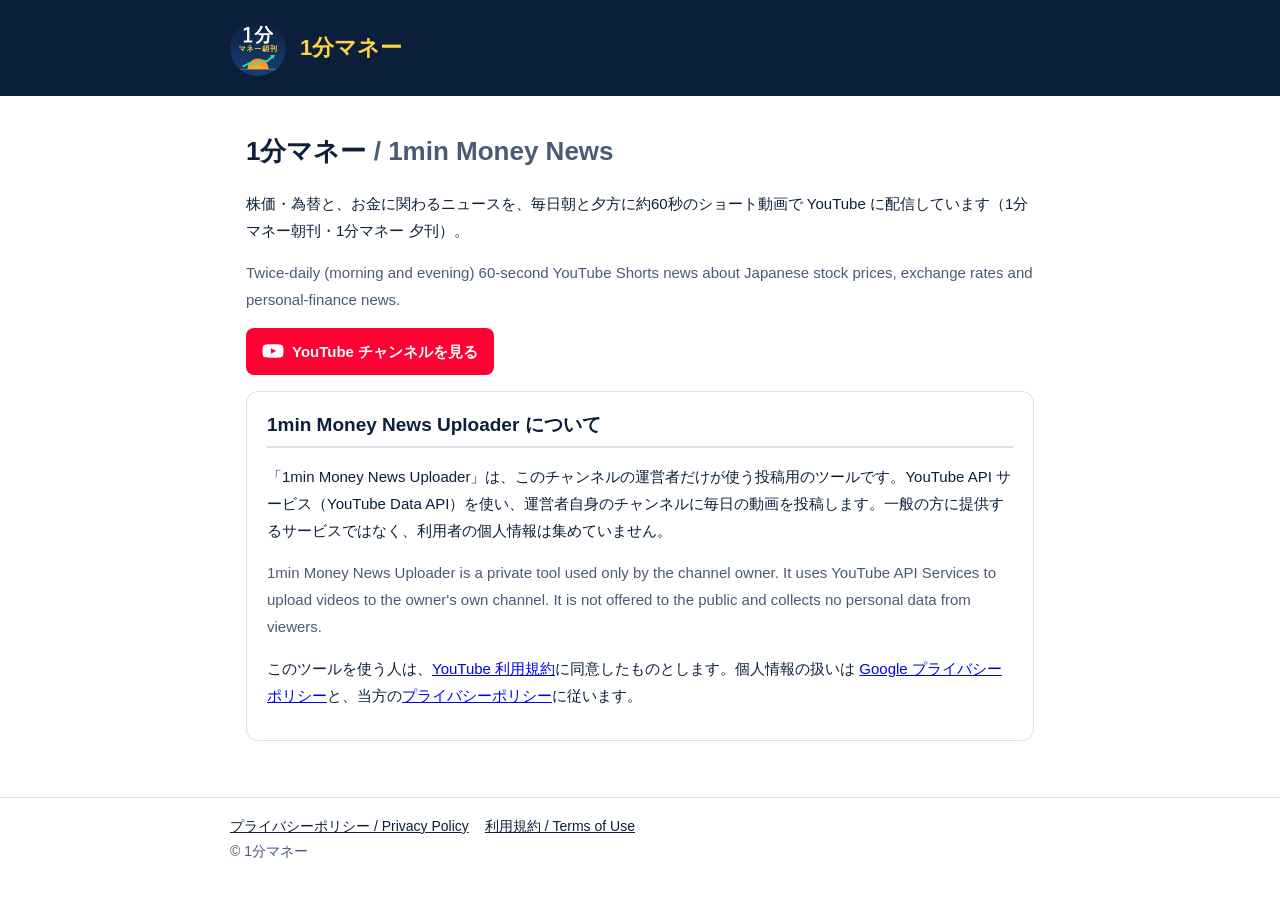
<file: index.html>
<!doctype html>
<html lang="ja"><head><meta charset="utf-8"><meta name="viewport" content="width=device-width,initial-scale=1">
<title>1分マネー</title><link rel="stylesheet" href="style.css"></head>
<body>
<header><div class="in brand"><img src="icon.png" alt=""><a href="index.html"><b>1分マネー</b></a></div></header>
<main>
<h1>1分マネー <span class="en">/ 1min Money News</span></h1>
<p>株価・為替と、お金に関わるニュースを、毎日朝と夕方に約60秒のショート動画で YouTube に配信しています（1分マネー朝刊・1分マネー 夕刊）。</p>
<p class="en">Twice-daily (morning and evening) 60-second YouTube Shorts news about Japanese stock prices, exchange rates and personal-finance news.</p>
<p><a class="yt" href="https://www.youtube.com/@1min-money-news"><svg viewBox="0 0 24 24" fill="#fff"><path d="M23 7.2a3 3 0 0 0-2.1-2.1C19 4.6 12 4.6 12 4.6s-7 0-8.9.5A3 3 0 0 0 1 7.2 31 31 0 0 0 .5 12 31 31 0 0 0 1 16.8a3 3 0 0 0 2.1 2.1c1.9.5 8.9.5 8.9.5s7 0 8.9-.5a3 3 0 0 0 2.1-2.1 31 31 0 0 0 .5-4.8 31 31 0 0 0-.5-4.8zM9.7 15.1V8.9l5.8 3.1z"/></svg>YouTube チャンネルを見る</a></p>

<div class="card">
<h2 style="margin-top:0">1min Money News Uploader について</h2>
<p>「1min Money News Uploader」は、このチャンネルの運営者だけが使う投稿用のツールです。YouTube API サービス（YouTube Data API）を使い、運営者自身のチャンネルに毎日の動画を投稿します。一般の方に提供するサービスではなく、利用者の個人情報は集めていません。</p>
<p class="en">1min Money News Uploader is a private tool used only by the channel owner. It uses YouTube API Services to upload videos to the owner's own channel. It is not offered to the public and collects no personal data from viewers.</p>
<p>このツールを使う人は、<a href="https://www.youtube.com/t/terms">YouTube 利用規約</a>に同意したものとします。個人情報の扱いは <a href="https://policies.google.com/privacy">Google プライバシー ポリシー</a>と、当方の<a href="privacy.html">プライバシーポリシー</a>に従います。</p>
</div>
</main>
<footer><div class="in"><a href="privacy.html">プライバシーポリシー / Privacy Policy</a><a href="terms.html">利用規約 / Terms of Use</a><br>© 1分マネー</div></footer>
</body></html>
</file>
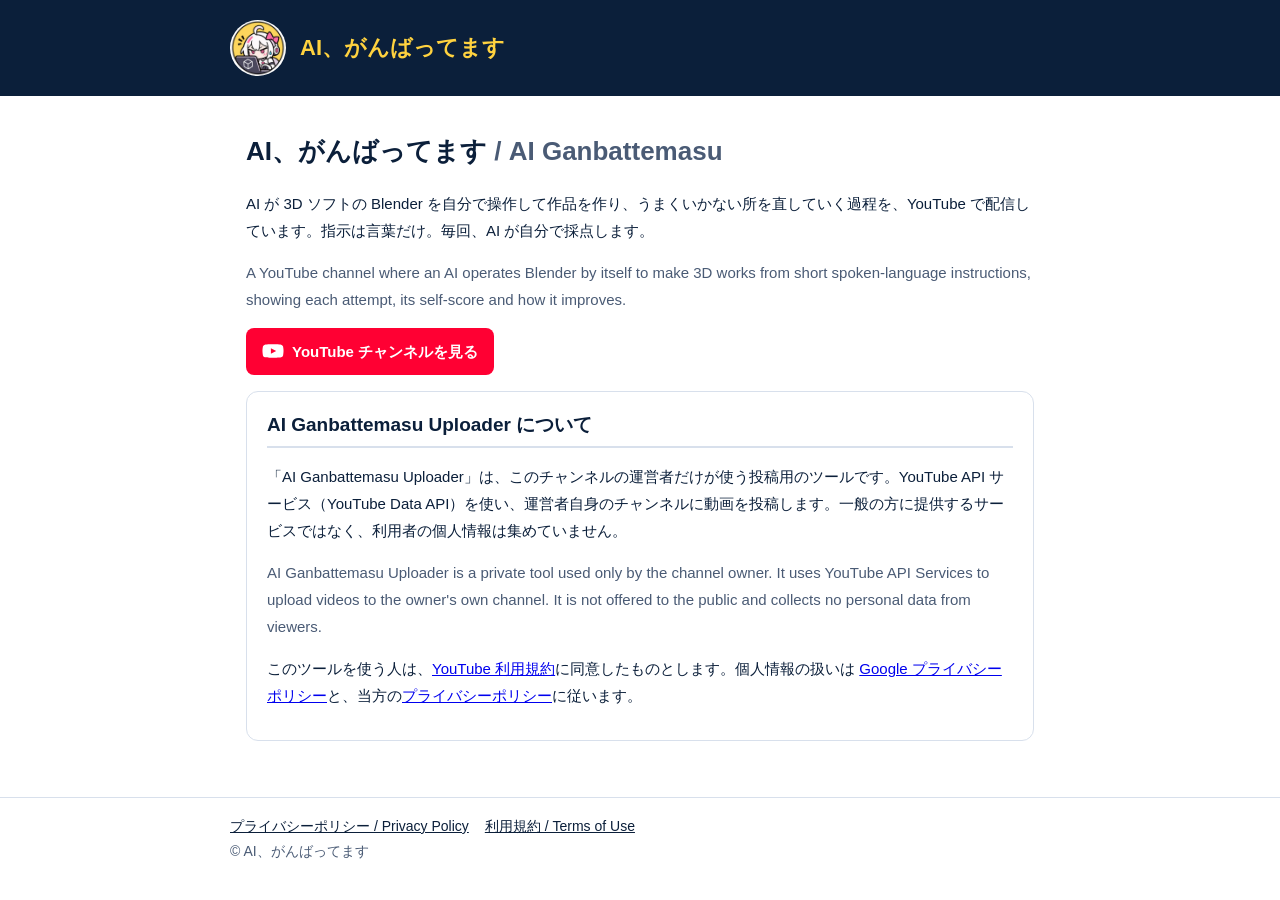
<file: ai-ganbattemasu/index.html>
<!doctype html>
<html lang="ja"><head><meta charset="utf-8"><meta name="viewport" content="width=device-width,initial-scale=1">
<title>AI、がんばってます</title><link rel="stylesheet" href="style.css"></head>
<body>
<header><div class="in brand"><img src="icon.png" alt=""><a href="index.html"><b>AI、がんばってます</b></a></div></header>
<main>
<h1>AI、がんばってます <span class="en">/ AI Ganbattemasu</span></h1>
<p>AI が 3D ソフトの Blender を自分で操作して作品を作り、うまくいかない所を直していく過程を、YouTube で配信しています。指示は言葉だけ。毎回、AI が自分で採点します。</p>
<p class="en">A YouTube channel where an AI operates Blender by itself to make 3D works from short spoken-language instructions, showing each attempt, its self-score and how it improves.</p>
<p><a class="yt" href="https://www.youtube.com/@ai_ganbattemasu"><svg viewBox="0 0 24 24" fill="#fff"><path d="M23 7.2a3 3 0 0 0-2.1-2.1C19 4.6 12 4.6 12 4.6s-7 0-8.9.5A3 3 0 0 0 1 7.2 31 31 0 0 0 .5 12 31 31 0 0 0 1 16.8a3 3 0 0 0 2.1 2.1c1.9.5 8.9.5 8.9.5s7 0 8.9-.5a3 3 0 0 0 2.1-2.1 31 31 0 0 0 .5-4.8 31 31 0 0 0-.5-4.8zM9.7 15.1V8.9l5.8 3.1z"/></svg>YouTube チャンネルを見る</a></p>

<div class="card">
<h2 style="margin-top:0">AI Ganbattemasu Uploader について</h2>
<p>「AI Ganbattemasu Uploader」は、このチャンネルの運営者だけが使う投稿用のツールです。YouTube API サービス（YouTube Data API）を使い、運営者自身のチャンネルに動画を投稿します。一般の方に提供するサービスではなく、利用者の個人情報は集めていません。</p>
<p class="en">AI Ganbattemasu Uploader is a private tool used only by the channel owner. It uses YouTube API Services to upload videos to the owner's own channel. It is not offered to the public and collects no personal data from viewers.</p>
<p>このツールを使う人は、<a href="https://www.youtube.com/t/terms">YouTube 利用規約</a>に同意したものとします。個人情報の扱いは <a href="https://policies.google.com/privacy">Google プライバシー ポリシー</a>と、当方の<a href="privacy.html">プライバシーポリシー</a>に従います。</p>
</div>
</main>
<footer><div class="in"><a href="privacy.html">プライバシーポリシー / Privacy Policy</a><a href="terms.html">利用規約 / Terms of Use</a><br>© AI、がんばってます</div></footer>
</body></html>
</file>
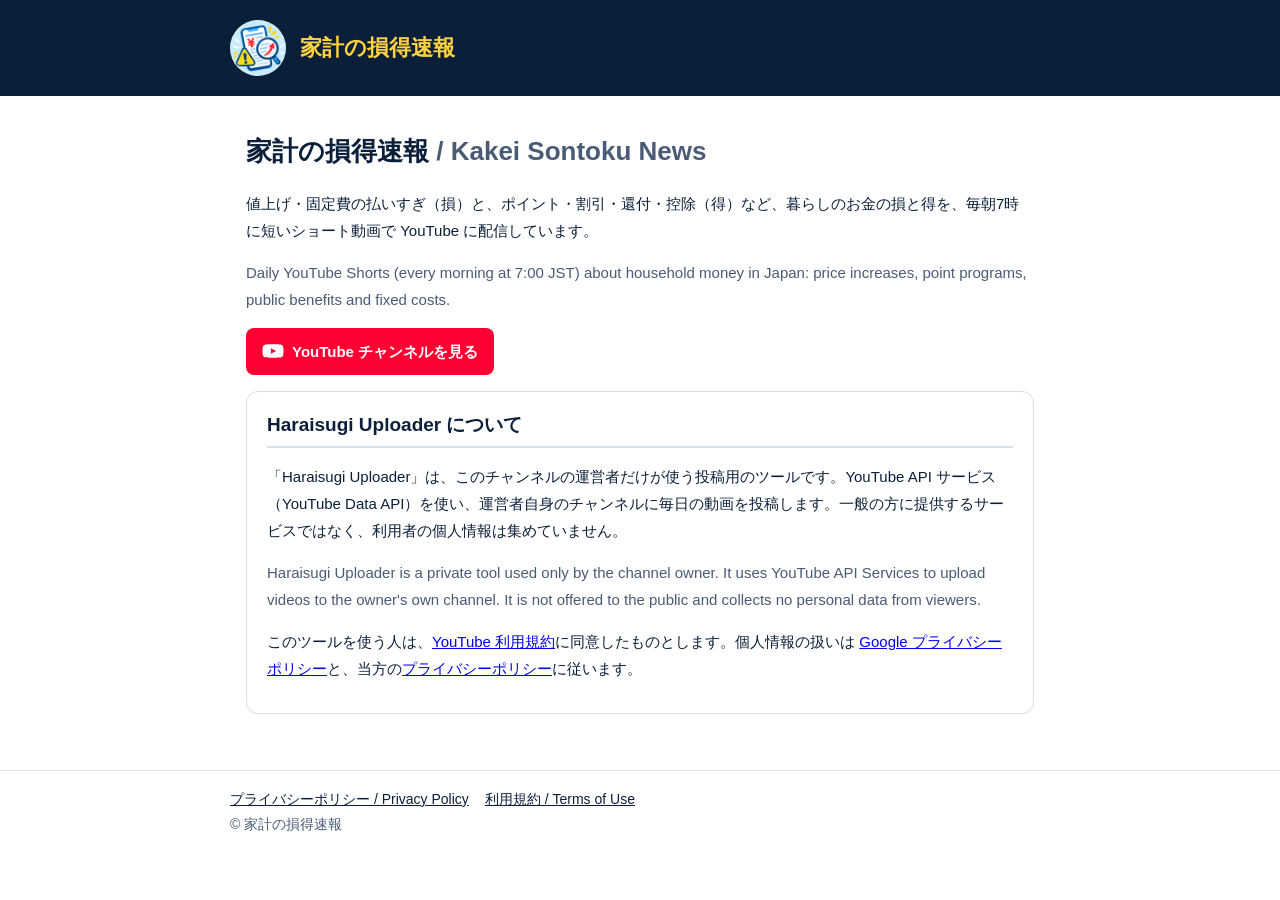
<file: haraisugi/index.html>
<!doctype html>
<html lang="ja"><head><meta charset="utf-8"><meta name="viewport" content="width=device-width,initial-scale=1">
<title>家計の損得速報</title><link rel="stylesheet" href="style.css"></head>
<body>
<header><div class="in brand"><img src="icon.png" alt=""><a href="index.html"><b>家計の損得速報</b></a></div></header>
<main>
<h1>家計の損得速報 <span class="en">/ Kakei Sontoku News</span></h1>
<p>値上げ・固定費の払いすぎ（損）と、ポイント・割引・還付・控除（得）など、暮らしのお金の損と得を、毎朝7時に短いショート動画で YouTube に配信しています。</p>
<p class="en">Daily YouTube Shorts (every morning at 7:00 JST) about household money in Japan: price increases, point programs, public benefits and fixed costs.</p>
<p><a class="yt" href="https://www.youtube.com/@kakei-sontoku"><svg viewBox="0 0 24 24" fill="#fff"><path d="M23 7.2a3 3 0 0 0-2.1-2.1C19 4.6 12 4.6 12 4.6s-7 0-8.9.5A3 3 0 0 0 1 7.2 31 31 0 0 0 .5 12 31 31 0 0 0 1 16.8a3 3 0 0 0 2.1 2.1c1.9.5 8.9.5 8.9.5s7 0 8.9-.5a3 3 0 0 0 2.1-2.1 31 31 0 0 0 .5-4.8 31 31 0 0 0-.5-4.8zM9.7 15.1V8.9l5.8 3.1z"/></svg>YouTube チャンネルを見る</a></p>

<div class="card">
<h2 style="margin-top:0">Haraisugi Uploader について</h2>
<p>「Haraisugi Uploader」は、このチャンネルの運営者だけが使う投稿用のツールです。YouTube API サービス（YouTube Data API）を使い、運営者自身のチャンネルに毎日の動画を投稿します。一般の方に提供するサービスではなく、利用者の個人情報は集めていません。</p>
<p class="en">Haraisugi Uploader is a private tool used only by the channel owner. It uses YouTube API Services to upload videos to the owner's own channel. It is not offered to the public and collects no personal data from viewers.</p>
<p>このツールを使う人は、<a href="https://www.youtube.com/t/terms">YouTube 利用規約</a>に同意したものとします。個人情報の扱いは <a href="https://policies.google.com/privacy">Google プライバシー ポリシー</a>と、当方の<a href="privacy.html">プライバシーポリシー</a>に従います。</p>
</div>
</main>
<footer><div class="in"><a href="privacy.html">プライバシーポリシー / Privacy Policy</a><a href="terms.html">利用規約 / Terms of Use</a><br>© 家計の損得速報</div></footer>
</body></html>
</file>
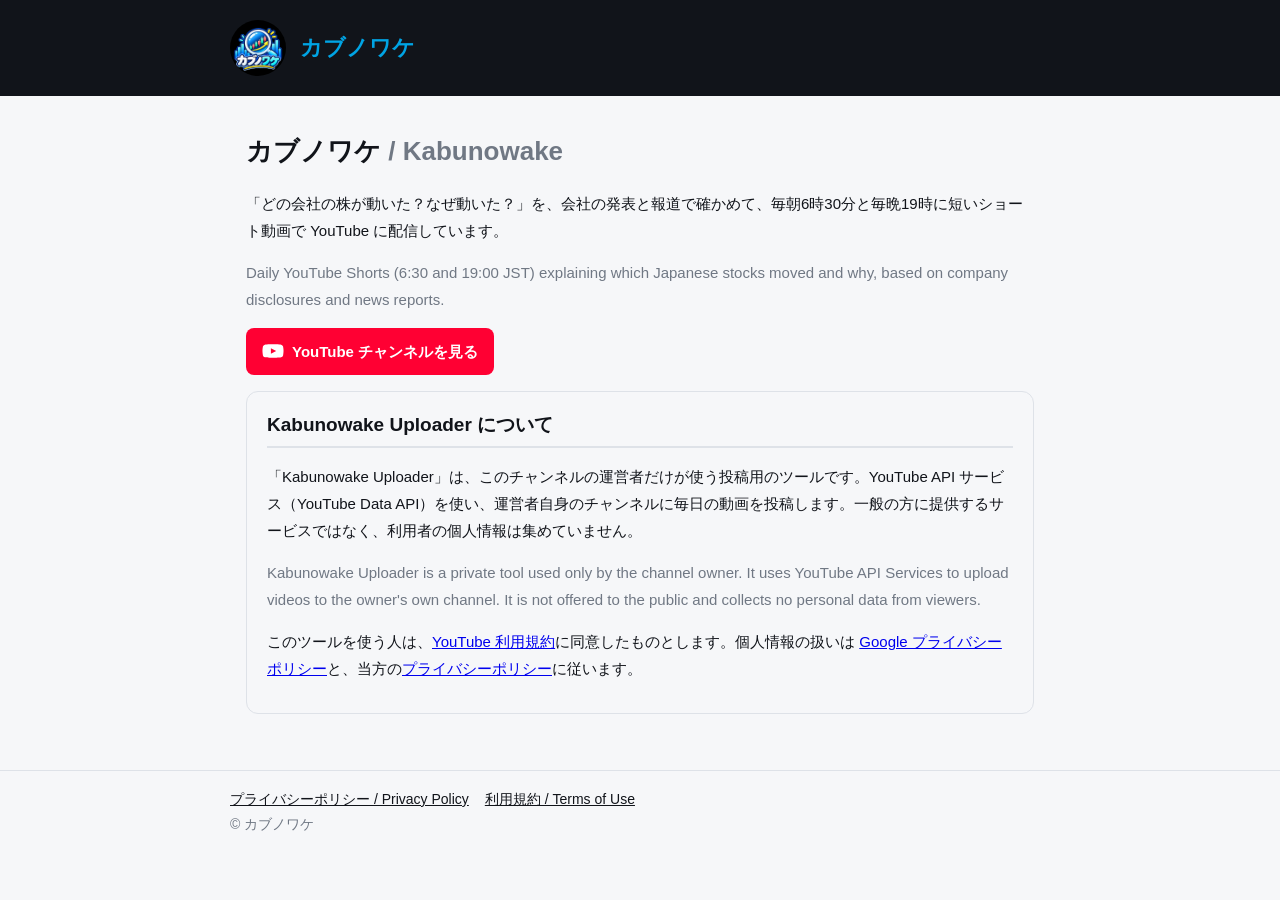
<file: kabunowake/index.html>
<!doctype html>
<html lang="ja"><head><meta charset="utf-8"><meta name="viewport" content="width=device-width,initial-scale=1">
<title>カブノワケ</title><link rel="stylesheet" href="style.css"></head>
<body>
<header><div class="in brand"><img src="icon.png" alt=""><a href="index.html"><b>カブノワケ</b></a></div></header>
<main>
<h1>カブノワケ <span class="en">/ Kabunowake</span></h1>
<p>「どの会社の株が動いた？なぜ動いた？」を、会社の発表と報道で確かめて、毎朝6時30分と毎晩19時に短いショート動画で YouTube に配信しています。</p>
<p class="en">Daily YouTube Shorts (6:30 and 19:00 JST) explaining which Japanese stocks moved and why, based on company disclosures and news reports.</p>
<p><a class="yt" href="https://www.youtube.com/@kabunowake"><svg viewBox="0 0 24 24" fill="#fff"><path d="M23 7.2a3 3 0 0 0-2.1-2.1C19 4.6 12 4.6 12 4.6s-7 0-8.9.5A3 3 0 0 0 1 7.2 31 31 0 0 0 .5 12 31 31 0 0 0 1 16.8a3 3 0 0 0 2.1 2.1c1.9.5 8.9.5 8.9.5s7 0 8.9-.5a3 3 0 0 0 2.1-2.1 31 31 0 0 0 .5-4.8 31 31 0 0 0-.5-4.8zM9.7 15.1V8.9l5.8 3.1z"/></svg>YouTube チャンネルを見る</a></p>

<div class="card">
<h2 style="margin-top:0">Kabunowake Uploader について</h2>
<p>「Kabunowake Uploader」は、このチャンネルの運営者だけが使う投稿用のツールです。YouTube API サービス（YouTube Data API）を使い、運営者自身のチャンネルに毎日の動画を投稿します。一般の方に提供するサービスではなく、利用者の個人情報は集めていません。</p>
<p class="en">Kabunowake Uploader is a private tool used only by the channel owner. It uses YouTube API Services to upload videos to the owner's own channel. It is not offered to the public and collects no personal data from viewers.</p>
<p>このツールを使う人は、<a href="https://www.youtube.com/t/terms">YouTube 利用規約</a>に同意したものとします。個人情報の扱いは <a href="https://policies.google.com/privacy">Google プライバシー ポリシー</a>と、当方の<a href="privacy.html">プライバシーポリシー</a>に従います。</p>
</div>
</main>
<footer><div class="in"><a href="privacy.html">プライバシーポリシー / Privacy Policy</a><a href="terms.html">利用規約 / Terms of Use</a><br>© カブノワケ</div></footer>
</body></html>
</file>
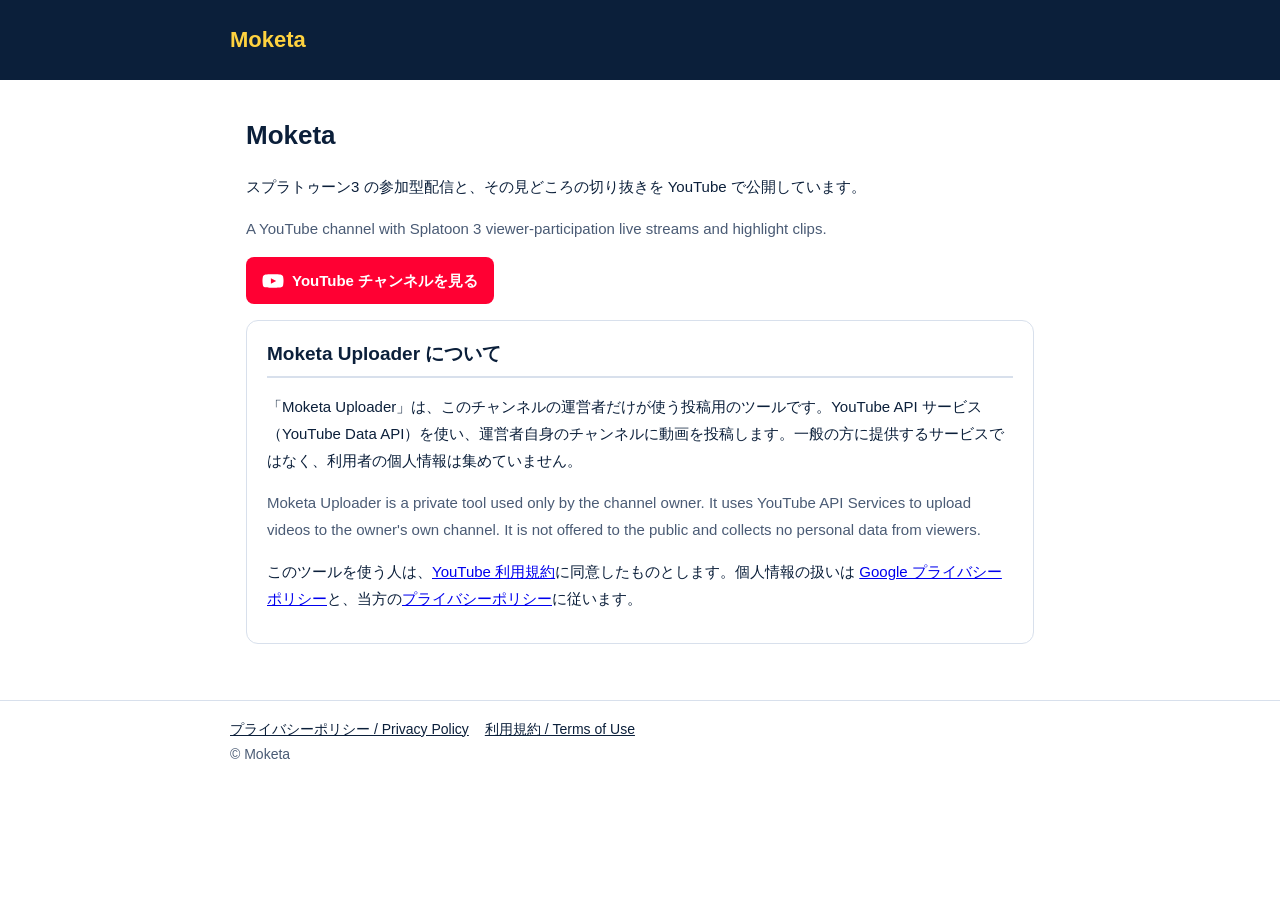
<file: moketa/index.html>
<!doctype html>
<html lang="ja"><head><meta charset="utf-8"><meta name="viewport" content="width=device-width,initial-scale=1">
<title>Moketa</title><link rel="stylesheet" href="style.css"></head>
<body>
<header><div class="in brand"><a href="index.html"><b>Moketa</b></a></div></header>
<main>
<h1>Moketa</h1>
<p>スプラトゥーン3 の参加型配信と、その見どころの切り抜きを YouTube で公開しています。</p>
<p class="en">A YouTube channel with Splatoon 3 viewer-participation live streams and highlight clips.</p>
<p><a class="yt" href="https://www.youtube.com/@Moketa"><svg viewBox="0 0 24 24" fill="#fff"><path d="M23 7.2a3 3 0 0 0-2.1-2.1C19 4.6 12 4.6 12 4.6s-7 0-8.9.5A3 3 0 0 0 1 7.2 31 31 0 0 0 .5 12 31 31 0 0 0 1 16.8a3 3 0 0 0 2.1 2.1c1.9.5 8.9.5 8.9.5s7 0 8.9-.5a3 3 0 0 0 2.1-2.1 31 31 0 0 0 .5-4.8 31 31 0 0 0-.5-4.8zM9.7 15.1V8.9l5.8 3.1z"/></svg>YouTube チャンネルを見る</a></p>

<div class="card">
<h2 style="margin-top:0">Moketa Uploader について</h2>
<p>「Moketa Uploader」は、このチャンネルの運営者だけが使う投稿用のツールです。YouTube API サービス（YouTube Data API）を使い、運営者自身のチャンネルに動画を投稿します。一般の方に提供するサービスではなく、利用者の個人情報は集めていません。</p>
<p class="en">Moketa Uploader is a private tool used only by the channel owner. It uses YouTube API Services to upload videos to the owner's own channel. It is not offered to the public and collects no personal data from viewers.</p>
<p>このツールを使う人は、<a href="https://www.youtube.com/t/terms">YouTube 利用規約</a>に同意したものとします。個人情報の扱いは <a href="https://policies.google.com/privacy">Google プライバシー ポリシー</a>と、当方の<a href="privacy.html">プライバシーポリシー</a>に従います。</p>
</div>
</main>
<footer><div class="in"><a href="privacy.html">プライバシーポリシー / Privacy Policy</a><a href="terms.html">利用規約 / Terms of Use</a><br>© Moketa</div></footer>
</body></html>
</file>
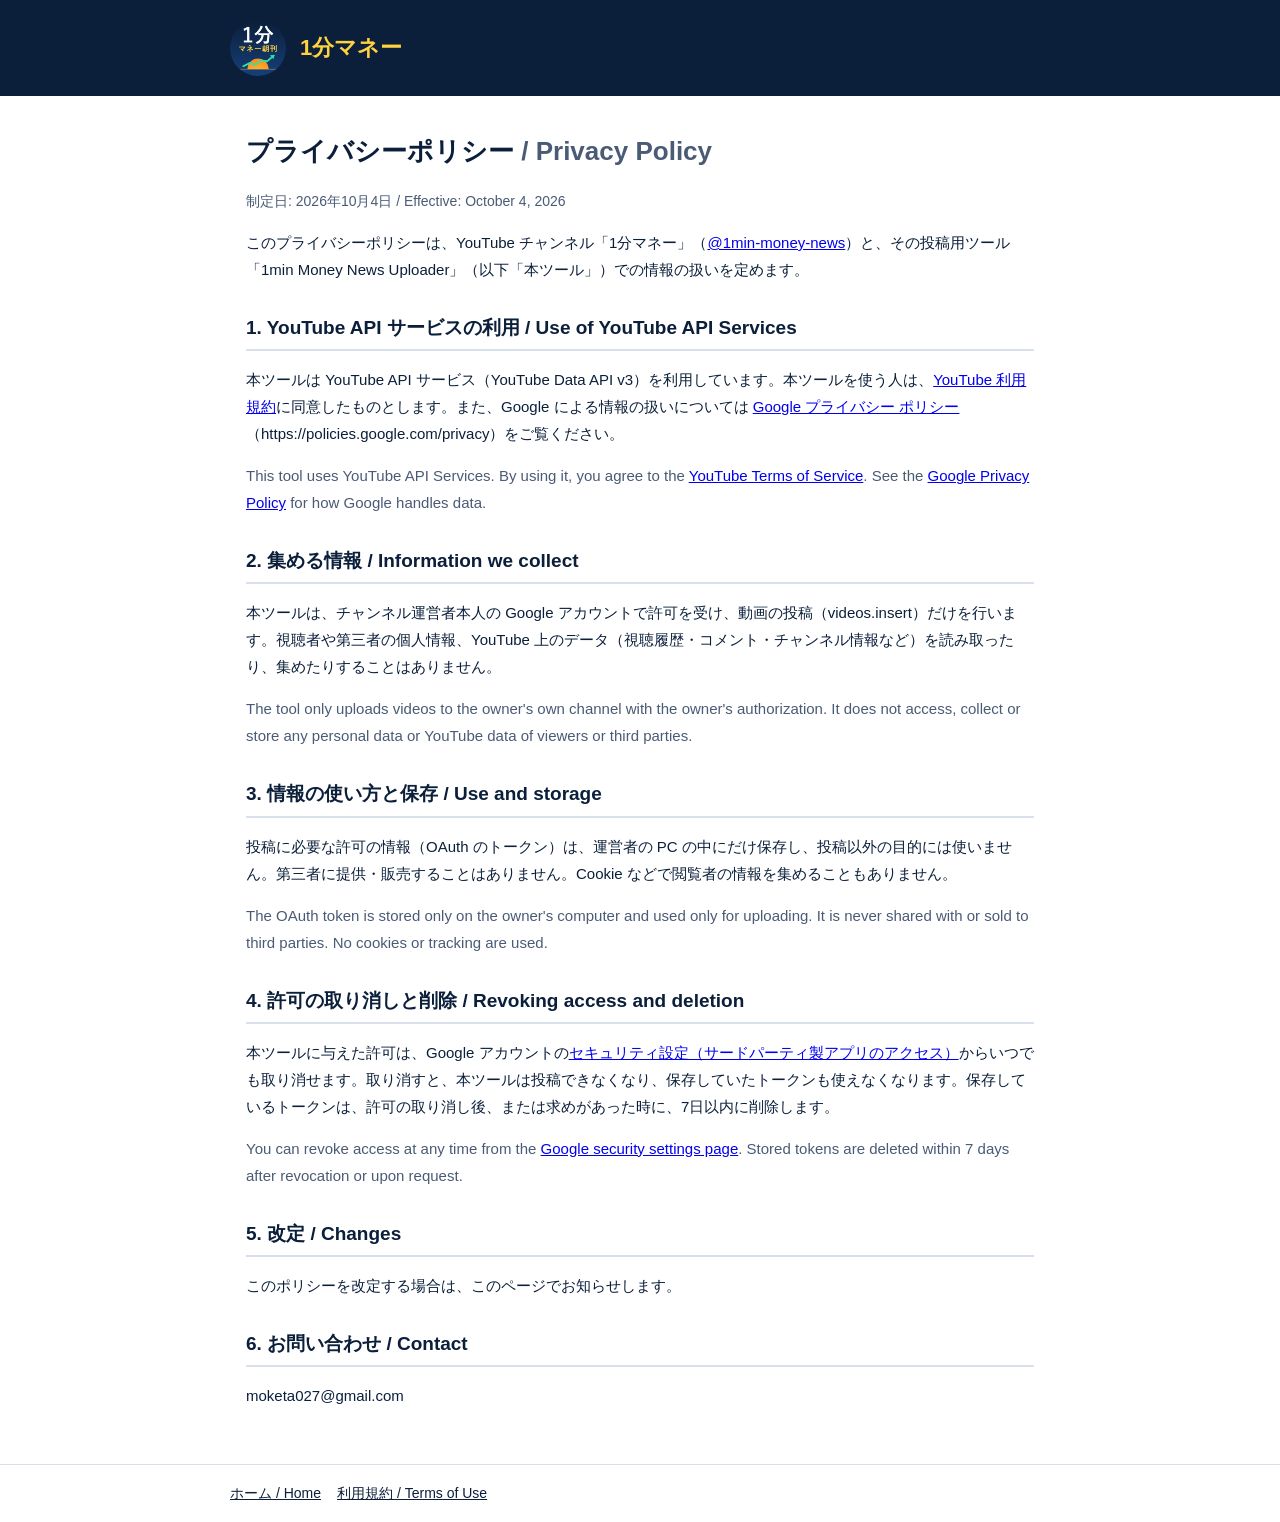
<file: privacy.html>
<!doctype html>
<html lang="ja"><head><meta charset="utf-8"><meta name="viewport" content="width=device-width,initial-scale=1">
<title>プライバシーポリシー</title><link rel="stylesheet" href="style.css"></head>
<body>
<header><div class="in brand"><img src="icon.png" alt=""><a href="index.html"><b>1分マネー</b></a></div></header>
<main>
<h1>プライバシーポリシー <span class="en">/ Privacy Policy</span></h1>
<p class="date">制定日: 2026年10月4日 / Effective: October 4, 2026</p>
<p>このプライバシーポリシーは、YouTube チャンネル「1分マネー」（<a href="https://www.youtube.com/@1min-money-news">@1min-money-news</a>）と、その投稿用ツール「1min Money News Uploader」（以下「本ツール」）での情報の扱いを定めます。</p>

<h2>1. YouTube API サービスの利用 / Use of YouTube API Services</h2>
<p>本ツールは YouTube API サービス（YouTube Data API v3）を利用しています。本ツールを使う人は、<a href="https://www.youtube.com/t/terms">YouTube 利用規約</a>に同意したものとします。また、Google による情報の扱いについては <a href="https://policies.google.com/privacy">Google プライバシー ポリシー</a>（https://policies.google.com/privacy）をご覧ください。</p>
<p class="en">This tool uses YouTube API Services. By using it, you agree to the <a href="https://www.youtube.com/t/terms">YouTube Terms of Service</a>. See the <a href="https://policies.google.com/privacy">Google Privacy Policy</a> for how Google handles data.</p>

<h2>2. 集める情報 / Information we collect</h2>
<p>本ツールは、チャンネル運営者本人の Google アカウントで許可を受け、動画の投稿（videos.insert）だけを行います。視聴者や第三者の個人情報、YouTube 上のデータ（視聴履歴・コメント・チャンネル情報など）を読み取ったり、集めたりすることはありません。</p>
<p class="en">The tool only uploads videos to the owner's own channel with the owner's authorization. It does not access, collect or store any personal data or YouTube data of viewers or third parties.</p>

<h2>3. 情報の使い方と保存 / Use and storage</h2>
<p>投稿に必要な許可の情報（OAuth のトークン）は、運営者の PC の中にだけ保存し、投稿以外の目的には使いません。第三者に提供・販売することはありません。Cookie などで閲覧者の情報を集めることもありません。</p>
<p class="en">The OAuth token is stored only on the owner's computer and used only for uploading. It is never shared with or sold to third parties. No cookies or tracking are used.</p>

<h2>4. 許可の取り消しと削除 / Revoking access and deletion</h2>
<p>本ツールに与えた許可は、Google アカウントの<a href="https://security.google.com/settings/security/permissions">セキュリティ設定（サードパーティ製アプリのアクセス）</a>からいつでも取り消せます。取り消すと、本ツールは投稿できなくなり、保存していたトークンも使えなくなります。保存しているトークンは、許可の取り消し後、または求めがあった時に、7日以内に削除します。</p>
<p class="en">You can revoke access at any time from the <a href="https://security.google.com/settings/security/permissions">Google security settings page</a>. Stored tokens are deleted within 7 days after revocation or upon request.</p>

<h2>5. 改定 / Changes</h2>
<p>このポリシーを改定する場合は、このページでお知らせします。</p>

<h2>6. お問い合わせ / Contact</h2>
<p>moketa027@gmail.com</p>
</main>
<footer><div class="in"><a href="index.html">ホーム / Home</a><a href="terms.html">利用規約 / Terms of Use</a></div></footer>
</body></html>
</file>
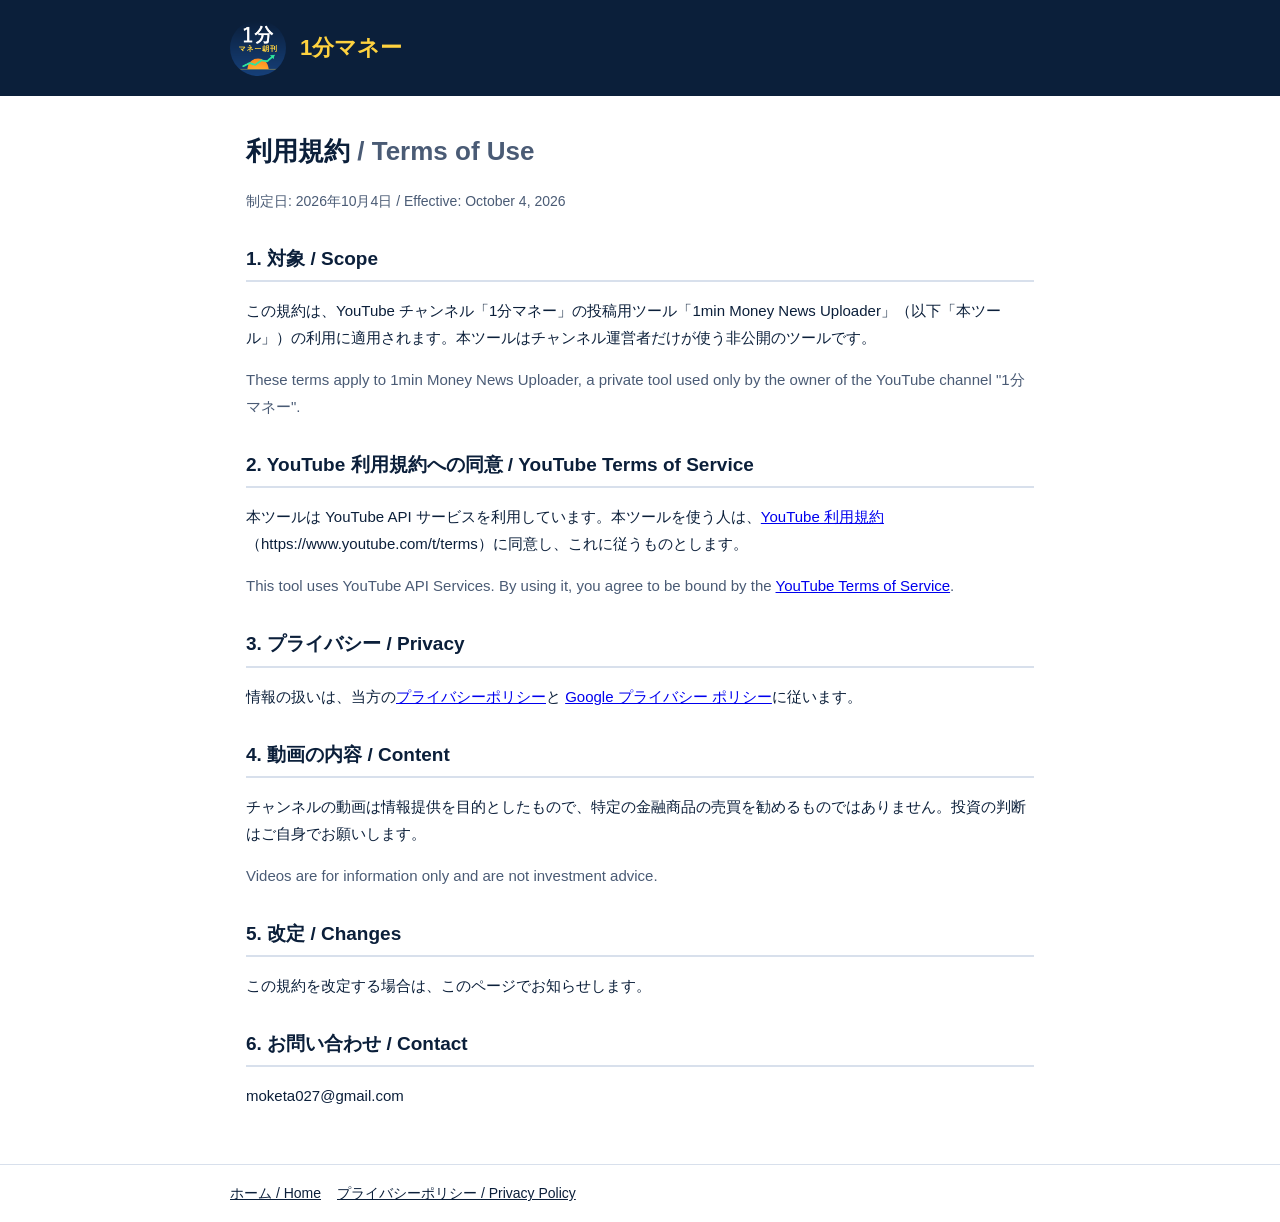
<file: terms.html>
<!doctype html>
<html lang="ja"><head><meta charset="utf-8"><meta name="viewport" content="width=device-width,initial-scale=1">
<title>利用規約</title><link rel="stylesheet" href="style.css"></head>
<body>
<header><div class="in brand"><img src="icon.png" alt=""><a href="index.html"><b>1分マネー</b></a></div></header>
<main>
<h1>利用規約 <span class="en">/ Terms of Use</span></h1>
<p class="date">制定日: 2026年10月4日 / Effective: October 4, 2026</p>

<h2>1. 対象 / Scope</h2>
<p>この規約は、YouTube チャンネル「1分マネー」の投稿用ツール「1min Money News Uploader」（以下「本ツール」）の利用に適用されます。本ツールはチャンネル運営者だけが使う非公開のツールです。</p>
<p class="en">These terms apply to 1min Money News Uploader, a private tool used only by the owner of the YouTube channel "1分マネー".</p>

<h2>2. YouTube 利用規約への同意 / YouTube Terms of Service</h2>
<p>本ツールは YouTube API サービスを利用しています。本ツールを使う人は、<a href="https://www.youtube.com/t/terms">YouTube 利用規約</a>（https://www.youtube.com/t/terms）に同意し、これに従うものとします。</p>
<p class="en">This tool uses YouTube API Services. By using it, you agree to be bound by the <a href="https://www.youtube.com/t/terms">YouTube Terms of Service</a>.</p>

<h2>3. プライバシー / Privacy</h2>
<p>情報の扱いは、当方の<a href="privacy.html">プライバシーポリシー</a>と <a href="https://policies.google.com/privacy">Google プライバシー ポリシー</a>に従います。</p>

<h2>4. 動画の内容 / Content</h2>
<p>チャンネルの動画は情報提供を目的としたもので、特定の金融商品の売買を勧めるものではありません。投資の判断はご自身でお願いします。</p>
<p class="en">Videos are for information only and are not investment advice.</p>

<h2>5. 改定 / Changes</h2>
<p>この規約を改定する場合は、このページでお知らせします。</p>

<h2>6. お問い合わせ / Contact</h2>
<p>moketa027@gmail.com</p>
</main>
<footer><div class="in"><a href="index.html">ホーム / Home</a><a href="privacy.html">プライバシーポリシー / Privacy Policy</a></div></footer>
</body></html>
</file>
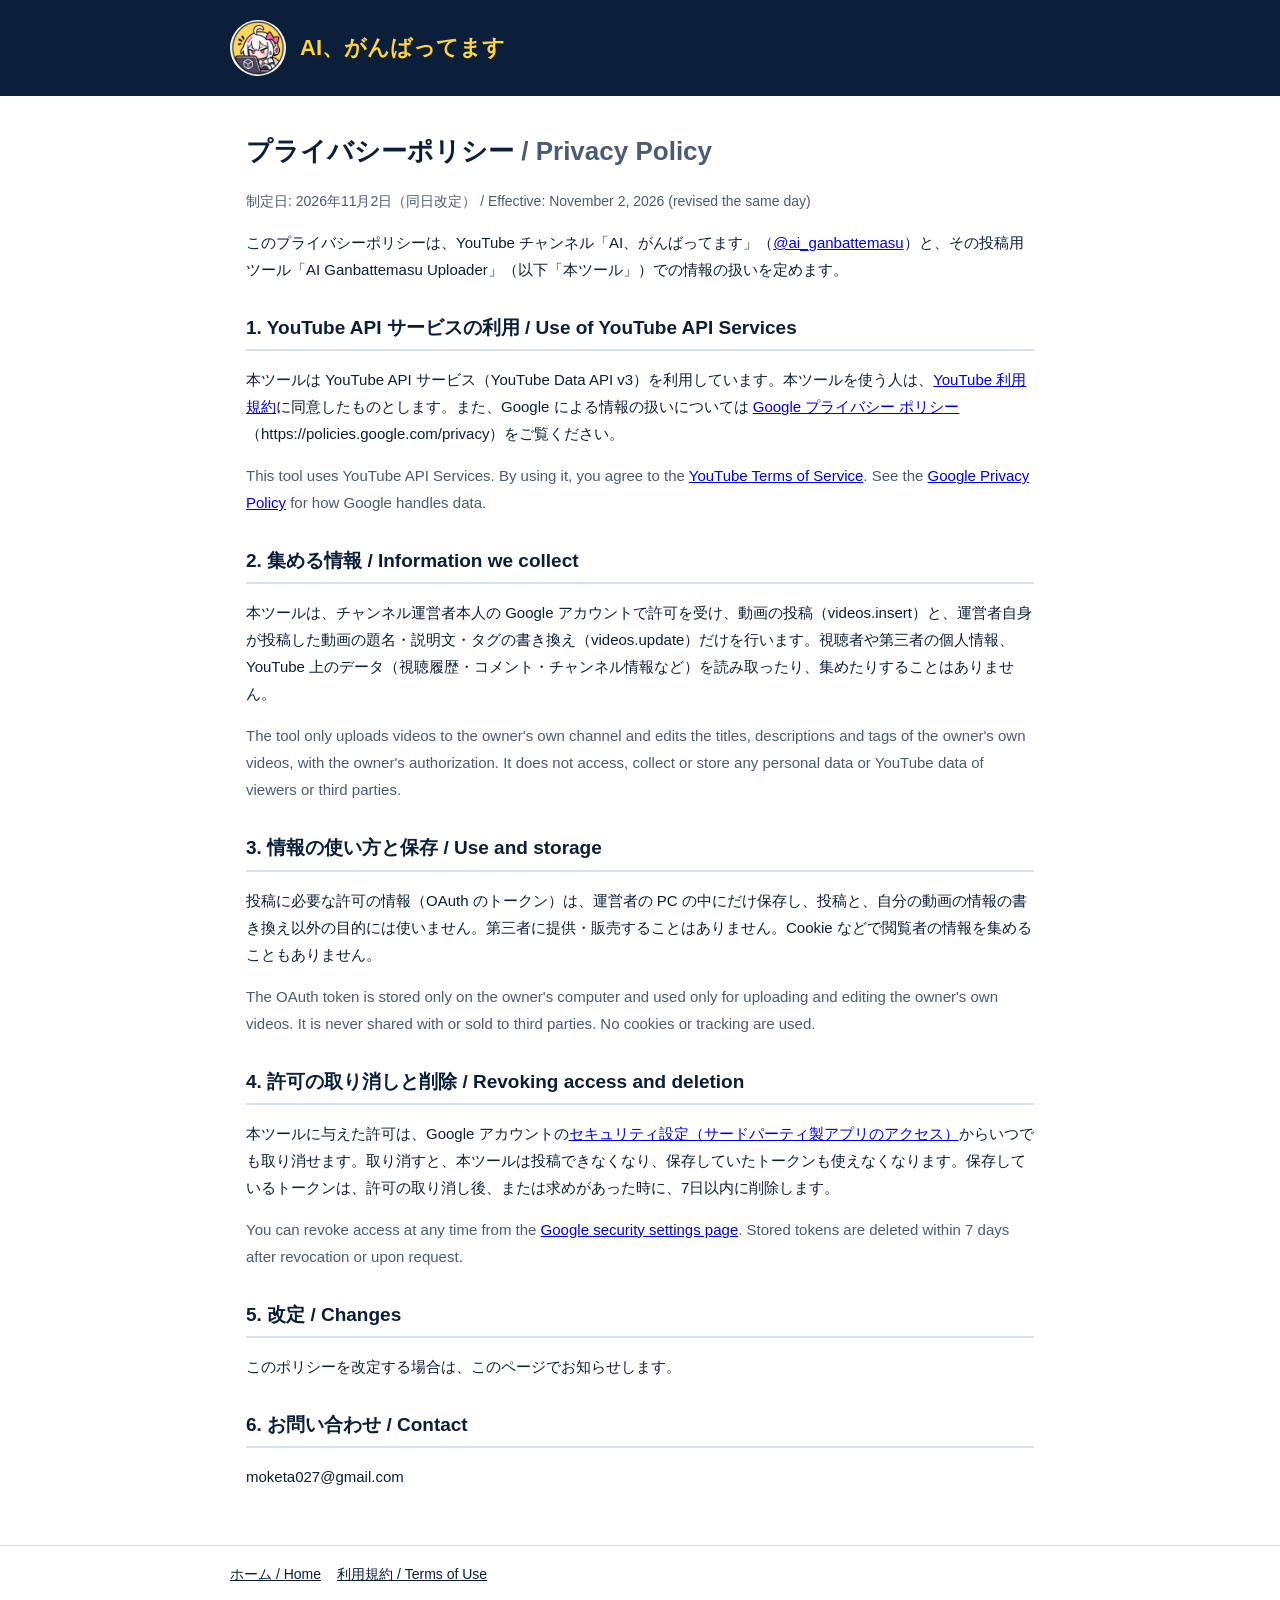
<file: ai-ganbattemasu/privacy.html>
<!doctype html>
<html lang="ja"><head><meta charset="utf-8"><meta name="viewport" content="width=device-width,initial-scale=1">
<title>プライバシーポリシー</title><link rel="stylesheet" href="style.css"></head>
<body>
<header><div class="in brand"><img src="icon.png" alt=""><a href="index.html"><b>AI、がんばってます</b></a></div></header>
<main>
<h1>プライバシーポリシー <span class="en">/ Privacy Policy</span></h1>
<p class="date">制定日: 2026年11月2日（同日改定） / Effective: November 2, 2026 (revised the same day)</p>
<p>このプライバシーポリシーは、YouTube チャンネル「AI、がんばってます」（<a href="https://www.youtube.com/@ai_ganbattemasu">@ai_ganbattemasu</a>）と、その投稿用ツール「AI Ganbattemasu Uploader」（以下「本ツール」）での情報の扱いを定めます。</p>

<h2>1. YouTube API サービスの利用 / Use of YouTube API Services</h2>
<p>本ツールは YouTube API サービス（YouTube Data API v3）を利用しています。本ツールを使う人は、<a href="https://www.youtube.com/t/terms">YouTube 利用規約</a>に同意したものとします。また、Google による情報の扱いについては <a href="https://policies.google.com/privacy">Google プライバシー ポリシー</a>（https://policies.google.com/privacy）をご覧ください。</p>
<p class="en">This tool uses YouTube API Services. By using it, you agree to the <a href="https://www.youtube.com/t/terms">YouTube Terms of Service</a>. See the <a href="https://policies.google.com/privacy">Google Privacy Policy</a> for how Google handles data.</p>

<h2>2. 集める情報 / Information we collect</h2>
<p>本ツールは、チャンネル運営者本人の Google アカウントで許可を受け、動画の投稿（videos.insert）と、運営者自身が投稿した動画の題名・説明文・タグの書き換え（videos.update）だけを行います。視聴者や第三者の個人情報、YouTube 上のデータ（視聴履歴・コメント・チャンネル情報など）を読み取ったり、集めたりすることはありません。</p>
<p class="en">The tool only uploads videos to the owner's own channel and edits the titles, descriptions and tags of the owner's own videos, with the owner's authorization. It does not access, collect or store any personal data or YouTube data of viewers or third parties.</p>

<h2>3. 情報の使い方と保存 / Use and storage</h2>
<p>投稿に必要な許可の情報（OAuth のトークン）は、運営者の PC の中にだけ保存し、投稿と、自分の動画の情報の書き換え以外の目的には使いません。第三者に提供・販売することはありません。Cookie などで閲覧者の情報を集めることもありません。</p>
<p class="en">The OAuth token is stored only on the owner's computer and used only for uploading and editing the owner's own videos. It is never shared with or sold to third parties. No cookies or tracking are used.</p>

<h2>4. 許可の取り消しと削除 / Revoking access and deletion</h2>
<p>本ツールに与えた許可は、Google アカウントの<a href="https://security.google.com/settings/security/permissions">セキュリティ設定（サードパーティ製アプリのアクセス）</a>からいつでも取り消せます。取り消すと、本ツールは投稿できなくなり、保存していたトークンも使えなくなります。保存しているトークンは、許可の取り消し後、または求めがあった時に、7日以内に削除します。</p>
<p class="en">You can revoke access at any time from the <a href="https://security.google.com/settings/security/permissions">Google security settings page</a>. Stored tokens are deleted within 7 days after revocation or upon request.</p>

<h2>5. 改定 / Changes</h2>
<p>このポリシーを改定する場合は、このページでお知らせします。</p>

<h2>6. お問い合わせ / Contact</h2>
<p>moketa027@gmail.com</p>
</main>
<footer><div class="in"><a href="index.html">ホーム / Home</a><a href="terms.html">利用規約 / Terms of Use</a></div></footer>
</body></html>
</file>
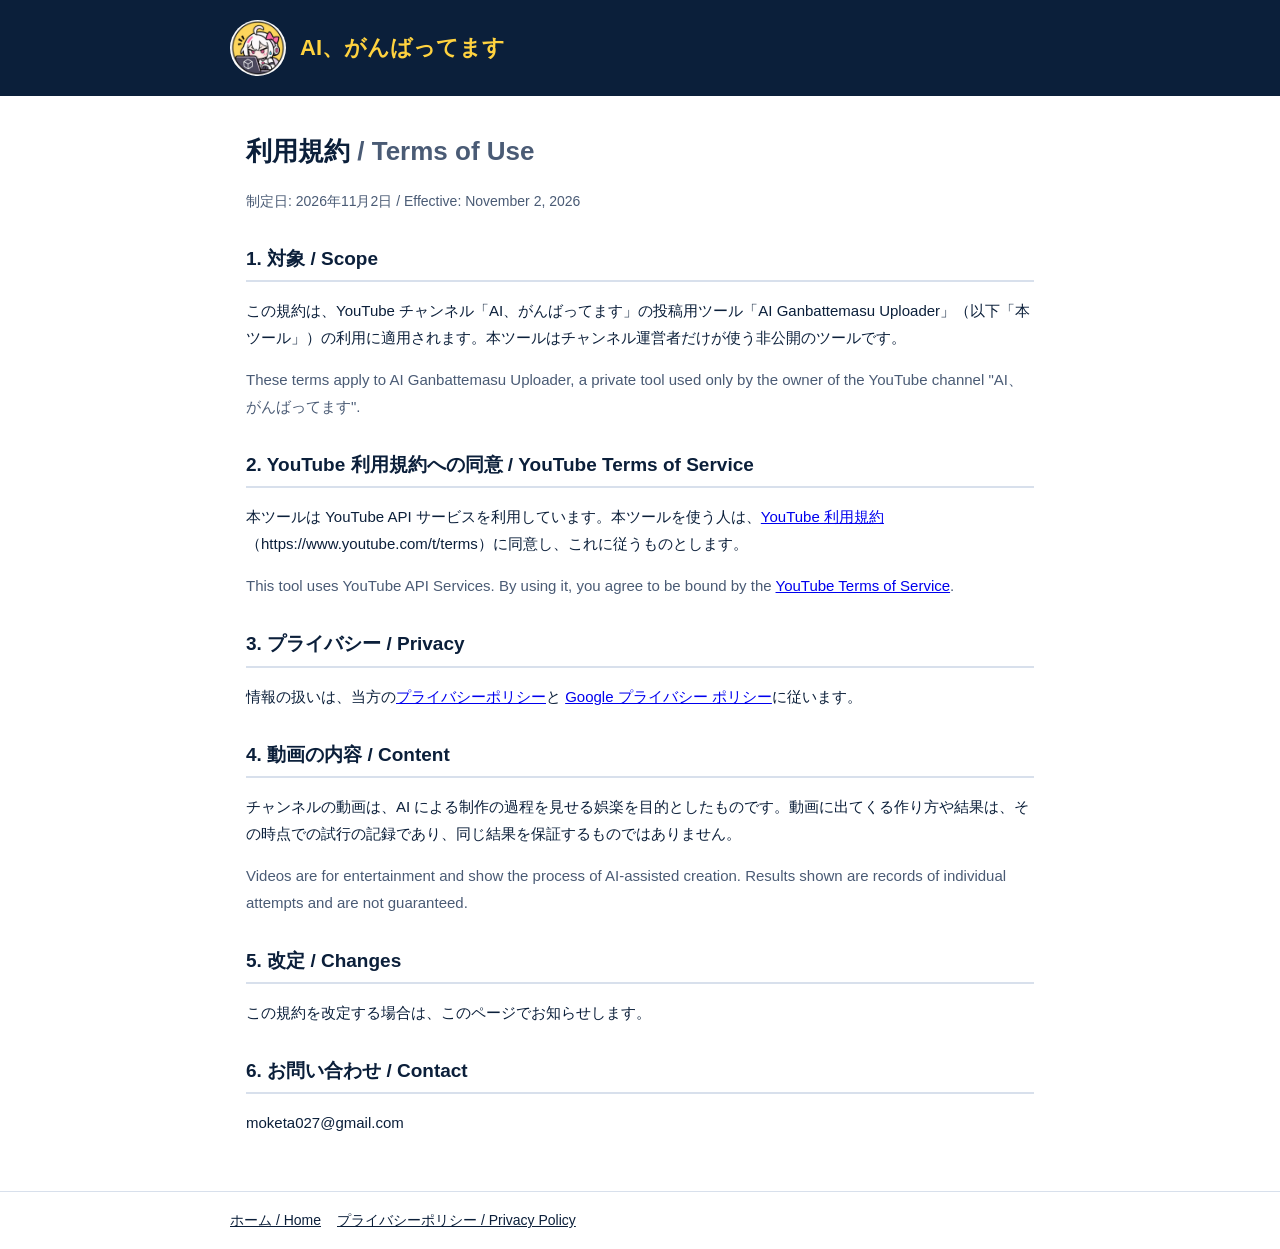
<file: ai-ganbattemasu/terms.html>
<!doctype html>
<html lang="ja"><head><meta charset="utf-8"><meta name="viewport" content="width=device-width,initial-scale=1">
<title>利用規約</title><link rel="stylesheet" href="style.css"></head>
<body>
<header><div class="in brand"><img src="icon.png" alt=""><a href="index.html"><b>AI、がんばってます</b></a></div></header>
<main>
<h1>利用規約 <span class="en">/ Terms of Use</span></h1>
<p class="date">制定日: 2026年11月2日 / Effective: November 2, 2026</p>

<h2>1. 対象 / Scope</h2>
<p>この規約は、YouTube チャンネル「AI、がんばってます」の投稿用ツール「AI Ganbattemasu Uploader」（以下「本ツール」）の利用に適用されます。本ツールはチャンネル運営者だけが使う非公開のツールです。</p>
<p class="en">These terms apply to AI Ganbattemasu Uploader, a private tool used only by the owner of the YouTube channel "AI、がんばってます".</p>

<h2>2. YouTube 利用規約への同意 / YouTube Terms of Service</h2>
<p>本ツールは YouTube API サービスを利用しています。本ツールを使う人は、<a href="https://www.youtube.com/t/terms">YouTube 利用規約</a>（https://www.youtube.com/t/terms）に同意し、これに従うものとします。</p>
<p class="en">This tool uses YouTube API Services. By using it, you agree to be bound by the <a href="https://www.youtube.com/t/terms">YouTube Terms of Service</a>.</p>

<h2>3. プライバシー / Privacy</h2>
<p>情報の扱いは、当方の<a href="privacy.html">プライバシーポリシー</a>と <a href="https://policies.google.com/privacy">Google プライバシー ポリシー</a>に従います。</p>

<h2>4. 動画の内容 / Content</h2>
<p>チャンネルの動画は、AI による制作の過程を見せる娯楽を目的としたものです。動画に出てくる作り方や結果は、その時点での試行の記録であり、同じ結果を保証するものではありません。</p>
<p class="en">Videos are for entertainment and show the process of AI-assisted creation. Results shown are records of individual attempts and are not guaranteed.</p>

<h2>5. 改定 / Changes</h2>
<p>この規約を改定する場合は、このページでお知らせします。</p>

<h2>6. お問い合わせ / Contact</h2>
<p>moketa027@gmail.com</p>
</main>
<footer><div class="in"><a href="index.html">ホーム / Home</a><a href="privacy.html">プライバシーポリシー / Privacy Policy</a></div></footer>
</body></html>
</file>
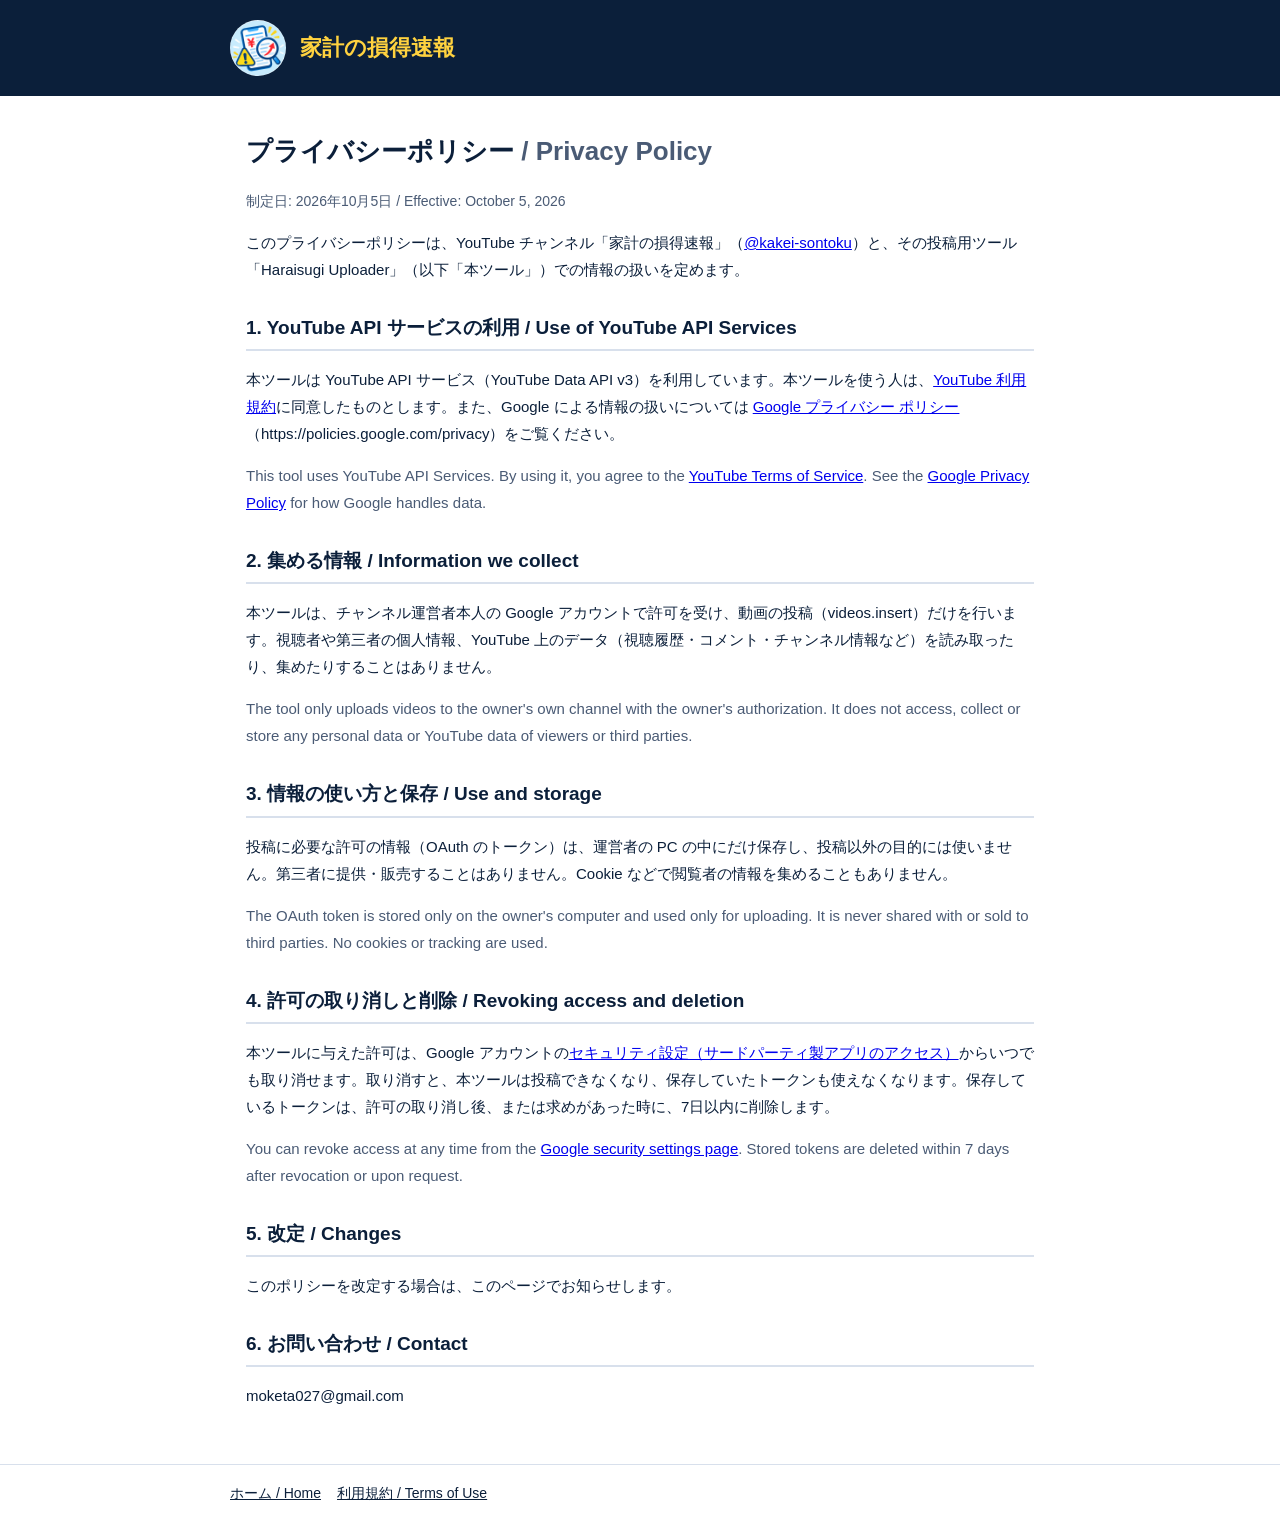
<file: haraisugi/privacy.html>
<!doctype html>
<html lang="ja"><head><meta charset="utf-8"><meta name="viewport" content="width=device-width,initial-scale=1">
<title>プライバシーポリシー</title><link rel="stylesheet" href="style.css"></head>
<body>
<header><div class="in brand"><img src="icon.png" alt=""><a href="index.html"><b>家計の損得速報</b></a></div></header>
<main>
<h1>プライバシーポリシー <span class="en">/ Privacy Policy</span></h1>
<p class="date">制定日: 2026年10月5日 / Effective: October 5, 2026</p>
<p>このプライバシーポリシーは、YouTube チャンネル「家計の損得速報」（<a href="https://www.youtube.com/@kakei-sontoku">@kakei-sontoku</a>）と、その投稿用ツール「Haraisugi Uploader」（以下「本ツール」）での情報の扱いを定めます。</p>

<h2>1. YouTube API サービスの利用 / Use of YouTube API Services</h2>
<p>本ツールは YouTube API サービス（YouTube Data API v3）を利用しています。本ツールを使う人は、<a href="https://www.youtube.com/t/terms">YouTube 利用規約</a>に同意したものとします。また、Google による情報の扱いについては <a href="https://policies.google.com/privacy">Google プライバシー ポリシー</a>（https://policies.google.com/privacy）をご覧ください。</p>
<p class="en">This tool uses YouTube API Services. By using it, you agree to the <a href="https://www.youtube.com/t/terms">YouTube Terms of Service</a>. See the <a href="https://policies.google.com/privacy">Google Privacy Policy</a> for how Google handles data.</p>

<h2>2. 集める情報 / Information we collect</h2>
<p>本ツールは、チャンネル運営者本人の Google アカウントで許可を受け、動画の投稿（videos.insert）だけを行います。視聴者や第三者の個人情報、YouTube 上のデータ（視聴履歴・コメント・チャンネル情報など）を読み取ったり、集めたりすることはありません。</p>
<p class="en">The tool only uploads videos to the owner's own channel with the owner's authorization. It does not access, collect or store any personal data or YouTube data of viewers or third parties.</p>

<h2>3. 情報の使い方と保存 / Use and storage</h2>
<p>投稿に必要な許可の情報（OAuth のトークン）は、運営者の PC の中にだけ保存し、投稿以外の目的には使いません。第三者に提供・販売することはありません。Cookie などで閲覧者の情報を集めることもありません。</p>
<p class="en">The OAuth token is stored only on the owner's computer and used only for uploading. It is never shared with or sold to third parties. No cookies or tracking are used.</p>

<h2>4. 許可の取り消しと削除 / Revoking access and deletion</h2>
<p>本ツールに与えた許可は、Google アカウントの<a href="https://security.google.com/settings/security/permissions">セキュリティ設定（サードパーティ製アプリのアクセス）</a>からいつでも取り消せます。取り消すと、本ツールは投稿できなくなり、保存していたトークンも使えなくなります。保存しているトークンは、許可の取り消し後、または求めがあった時に、7日以内に削除します。</p>
<p class="en">You can revoke access at any time from the <a href="https://security.google.com/settings/security/permissions">Google security settings page</a>. Stored tokens are deleted within 7 days after revocation or upon request.</p>

<h2>5. 改定 / Changes</h2>
<p>このポリシーを改定する場合は、このページでお知らせします。</p>

<h2>6. お問い合わせ / Contact</h2>
<p>moketa027@gmail.com</p>
</main>
<footer><div class="in"><a href="index.html">ホーム / Home</a><a href="terms.html">利用規約 / Terms of Use</a></div></footer>
</body></html>
</file>
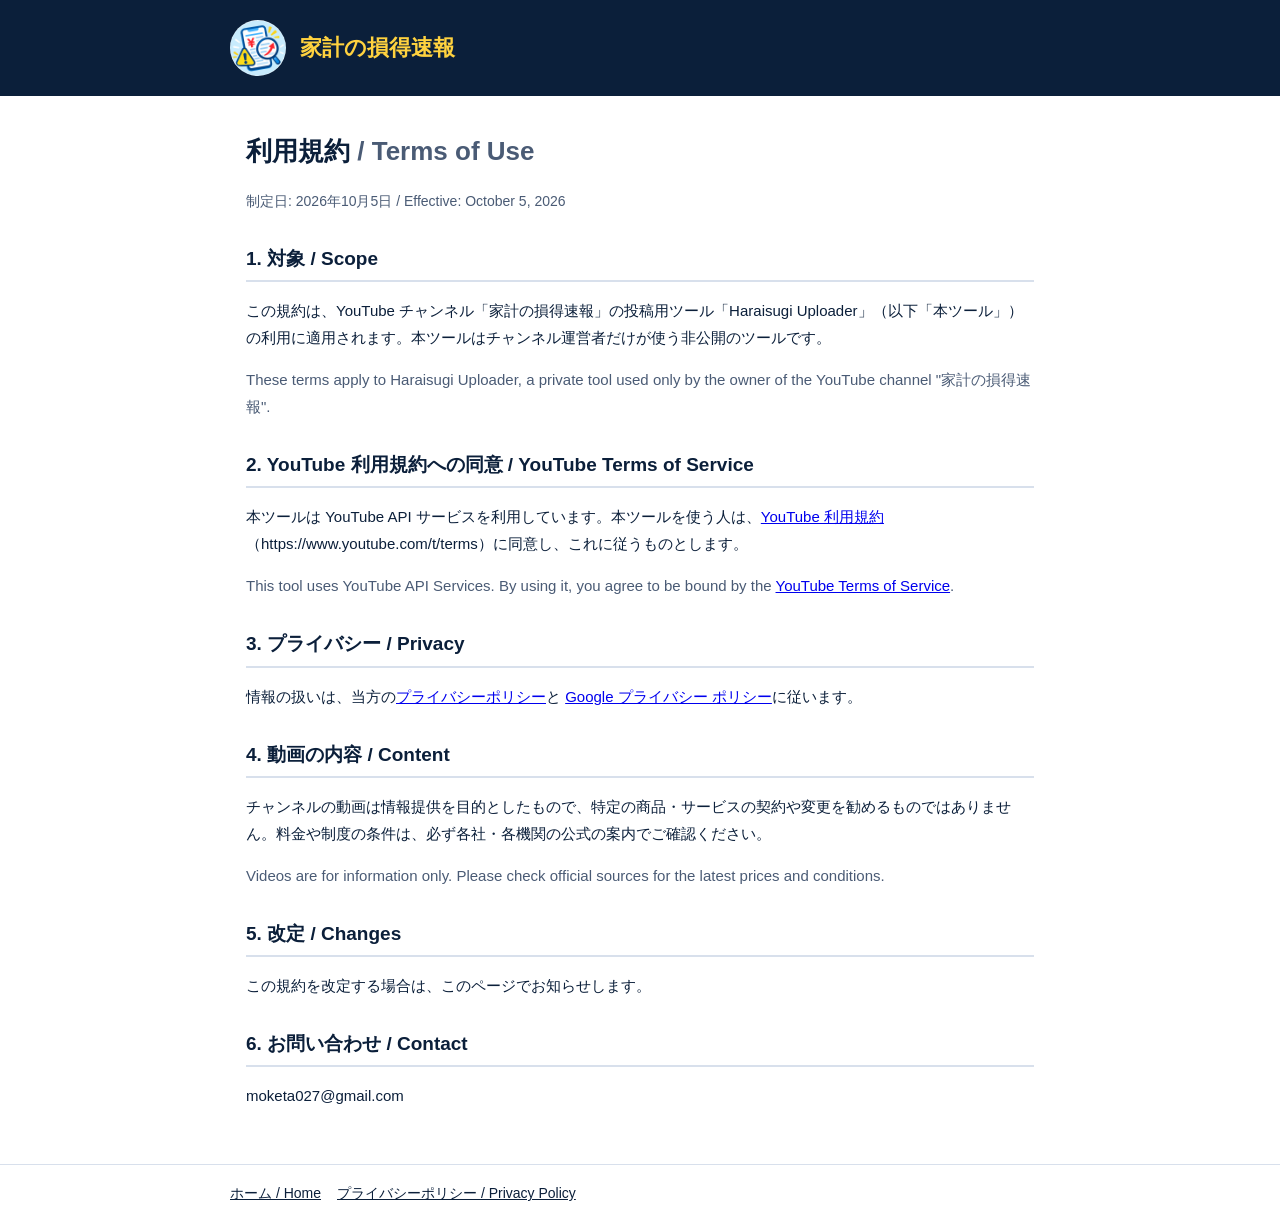
<file: haraisugi/terms.html>
<!doctype html>
<html lang="ja"><head><meta charset="utf-8"><meta name="viewport" content="width=device-width,initial-scale=1">
<title>利用規約</title><link rel="stylesheet" href="style.css"></head>
<body>
<header><div class="in brand"><img src="icon.png" alt=""><a href="index.html"><b>家計の損得速報</b></a></div></header>
<main>
<h1>利用規約 <span class="en">/ Terms of Use</span></h1>
<p class="date">制定日: 2026年10月5日 / Effective: October 5, 2026</p>

<h2>1. 対象 / Scope</h2>
<p>この規約は、YouTube チャンネル「家計の損得速報」の投稿用ツール「Haraisugi Uploader」（以下「本ツール」）の利用に適用されます。本ツールはチャンネル運営者だけが使う非公開のツールです。</p>
<p class="en">These terms apply to Haraisugi Uploader, a private tool used only by the owner of the YouTube channel "家計の損得速報".</p>

<h2>2. YouTube 利用規約への同意 / YouTube Terms of Service</h2>
<p>本ツールは YouTube API サービスを利用しています。本ツールを使う人は、<a href="https://www.youtube.com/t/terms">YouTube 利用規約</a>（https://www.youtube.com/t/terms）に同意し、これに従うものとします。</p>
<p class="en">This tool uses YouTube API Services. By using it, you agree to be bound by the <a href="https://www.youtube.com/t/terms">YouTube Terms of Service</a>.</p>

<h2>3. プライバシー / Privacy</h2>
<p>情報の扱いは、当方の<a href="privacy.html">プライバシーポリシー</a>と <a href="https://policies.google.com/privacy">Google プライバシー ポリシー</a>に従います。</p>

<h2>4. 動画の内容 / Content</h2>
<p>チャンネルの動画は情報提供を目的としたもので、特定の商品・サービスの契約や変更を勧めるものではありません。料金や制度の条件は、必ず各社・各機関の公式の案内でご確認ください。</p>
<p class="en">Videos are for information only. Please check official sources for the latest prices and conditions.</p>

<h2>5. 改定 / Changes</h2>
<p>この規約を改定する場合は、このページでお知らせします。</p>

<h2>6. お問い合わせ / Contact</h2>
<p>moketa027@gmail.com</p>
</main>
<footer><div class="in"><a href="index.html">ホーム / Home</a><a href="privacy.html">プライバシーポリシー / Privacy Policy</a></div></footer>
</body></html>
</file>
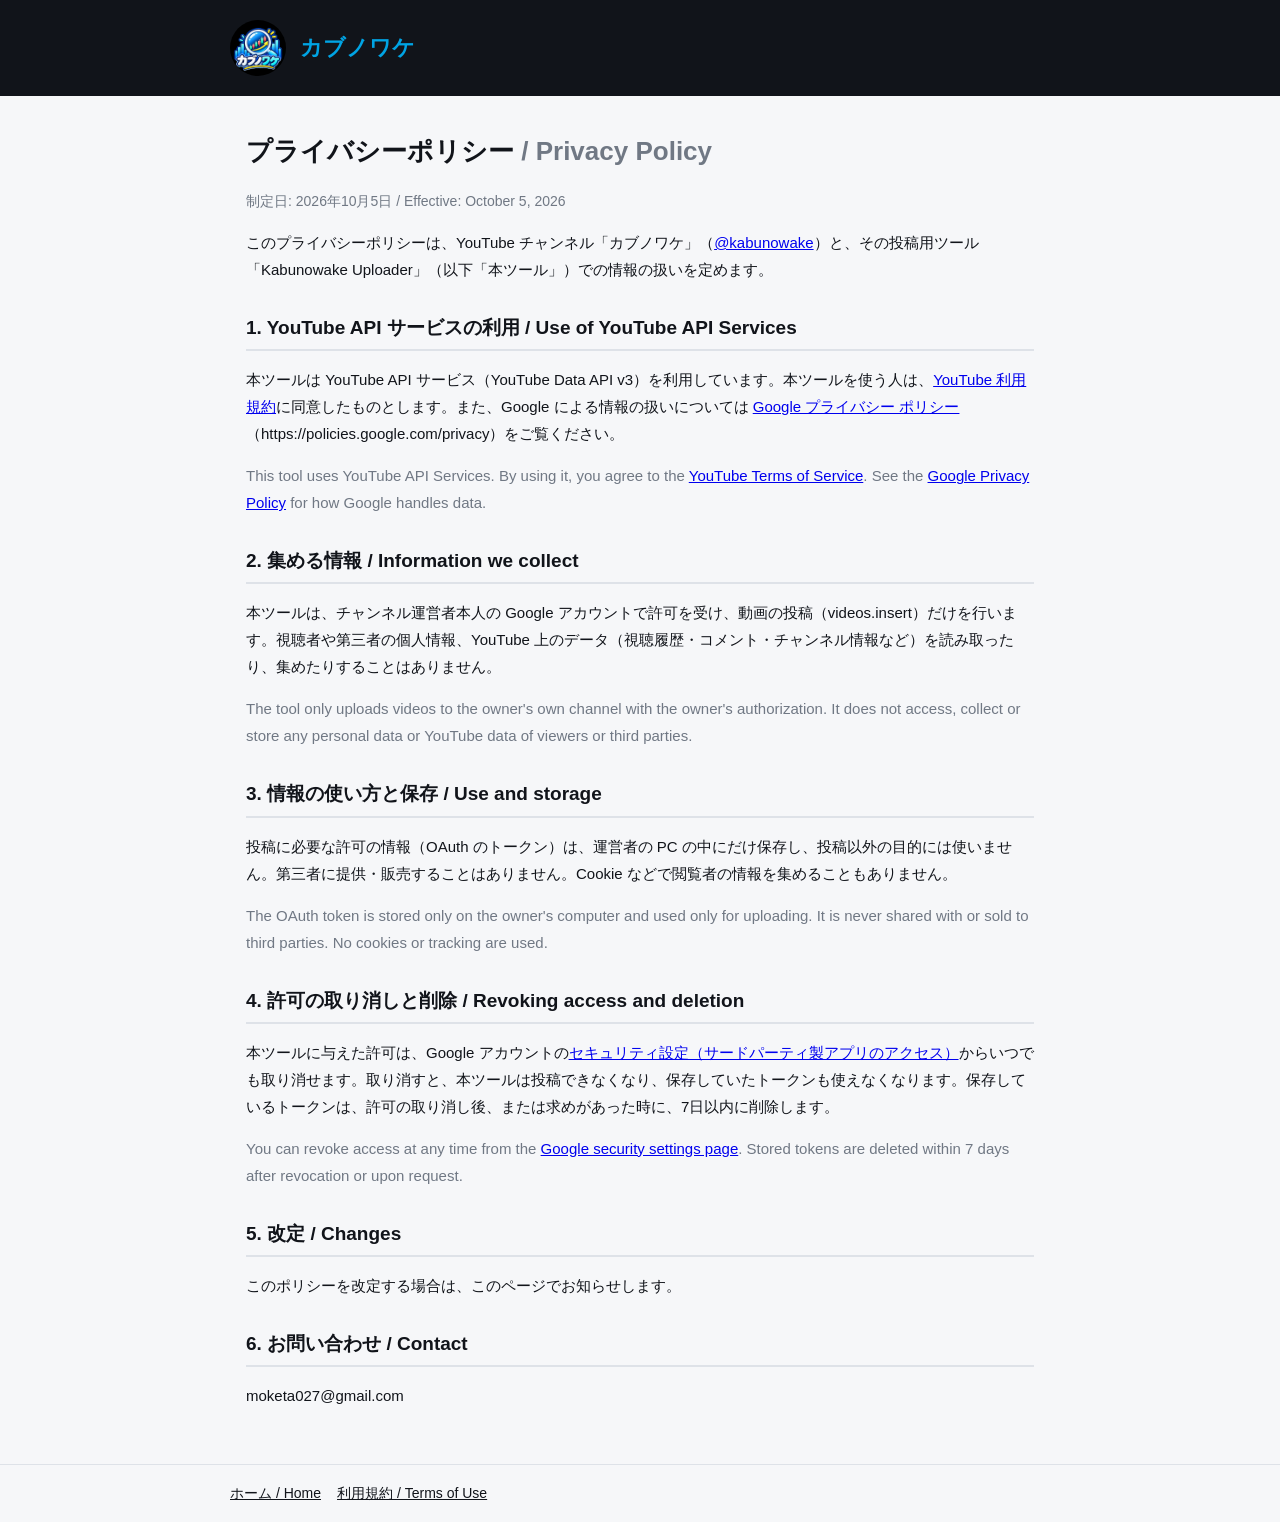
<file: kabunowake/privacy.html>
<!doctype html>
<html lang="ja"><head><meta charset="utf-8"><meta name="viewport" content="width=device-width,initial-scale=1">
<title>プライバシーポリシー</title><link rel="stylesheet" href="style.css"></head>
<body>
<header><div class="in brand"><img src="icon.png" alt=""><a href="index.html"><b>カブノワケ</b></a></div></header>
<main>
<h1>プライバシーポリシー <span class="en">/ Privacy Policy</span></h1>
<p class="date">制定日: 2026年10月5日 / Effective: October 5, 2026</p>
<p>このプライバシーポリシーは、YouTube チャンネル「カブノワケ」（<a href="https://www.youtube.com/@kabunowake">@kabunowake</a>）と、その投稿用ツール「Kabunowake Uploader」（以下「本ツール」）での情報の扱いを定めます。</p>

<h2>1. YouTube API サービスの利用 / Use of YouTube API Services</h2>
<p>本ツールは YouTube API サービス（YouTube Data API v3）を利用しています。本ツールを使う人は、<a href="https://www.youtube.com/t/terms">YouTube 利用規約</a>に同意したものとします。また、Google による情報の扱いについては <a href="https://policies.google.com/privacy">Google プライバシー ポリシー</a>（https://policies.google.com/privacy）をご覧ください。</p>
<p class="en">This tool uses YouTube API Services. By using it, you agree to the <a href="https://www.youtube.com/t/terms">YouTube Terms of Service</a>. See the <a href="https://policies.google.com/privacy">Google Privacy Policy</a> for how Google handles data.</p>

<h2>2. 集める情報 / Information we collect</h2>
<p>本ツールは、チャンネル運営者本人の Google アカウントで許可を受け、動画の投稿（videos.insert）だけを行います。視聴者や第三者の個人情報、YouTube 上のデータ（視聴履歴・コメント・チャンネル情報など）を読み取ったり、集めたりすることはありません。</p>
<p class="en">The tool only uploads videos to the owner's own channel with the owner's authorization. It does not access, collect or store any personal data or YouTube data of viewers or third parties.</p>

<h2>3. 情報の使い方と保存 / Use and storage</h2>
<p>投稿に必要な許可の情報（OAuth のトークン）は、運営者の PC の中にだけ保存し、投稿以外の目的には使いません。第三者に提供・販売することはありません。Cookie などで閲覧者の情報を集めることもありません。</p>
<p class="en">The OAuth token is stored only on the owner's computer and used only for uploading. It is never shared with or sold to third parties. No cookies or tracking are used.</p>

<h2>4. 許可の取り消しと削除 / Revoking access and deletion</h2>
<p>本ツールに与えた許可は、Google アカウントの<a href="https://security.google.com/settings/security/permissions">セキュリティ設定（サードパーティ製アプリのアクセス）</a>からいつでも取り消せます。取り消すと、本ツールは投稿できなくなり、保存していたトークンも使えなくなります。保存しているトークンは、許可の取り消し後、または求めがあった時に、7日以内に削除します。</p>
<p class="en">You can revoke access at any time from the <a href="https://security.google.com/settings/security/permissions">Google security settings page</a>. Stored tokens are deleted within 7 days after revocation or upon request.</p>

<h2>5. 改定 / Changes</h2>
<p>このポリシーを改定する場合は、このページでお知らせします。</p>

<h2>6. お問い合わせ / Contact</h2>
<p>moketa027@gmail.com</p>
</main>
<footer><div class="in"><a href="index.html">ホーム / Home</a><a href="terms.html">利用規約 / Terms of Use</a></div></footer>
</body></html>
</file>
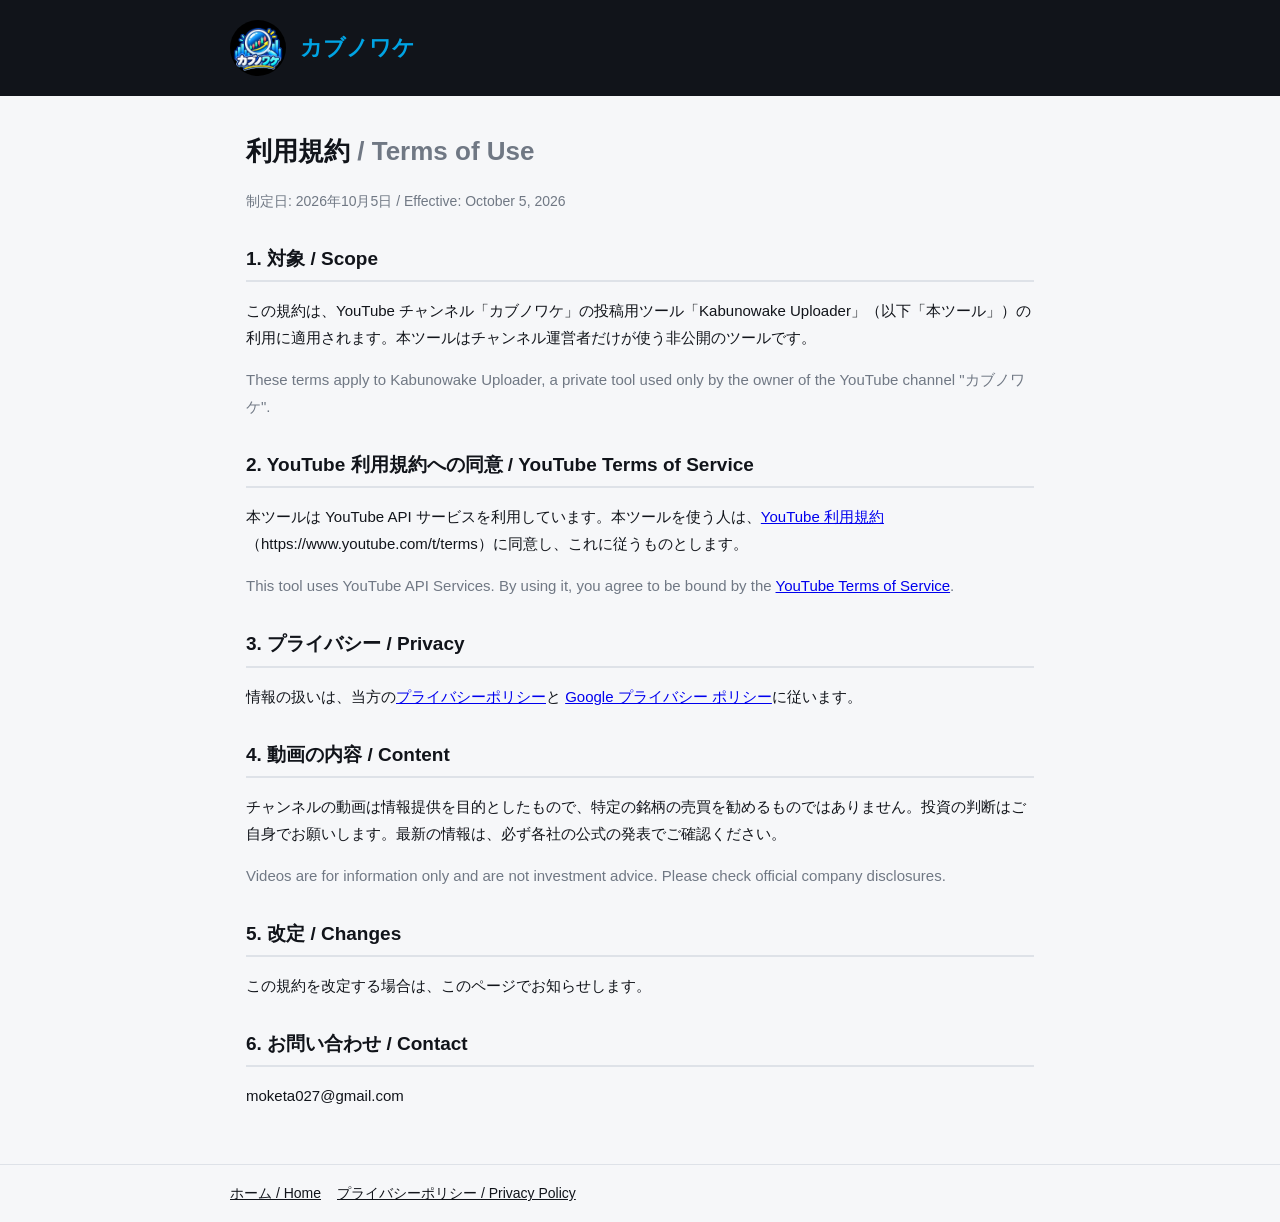
<file: kabunowake/terms.html>
<!doctype html>
<html lang="ja"><head><meta charset="utf-8"><meta name="viewport" content="width=device-width,initial-scale=1">
<title>利用規約</title><link rel="stylesheet" href="style.css"></head>
<body>
<header><div class="in brand"><img src="icon.png" alt=""><a href="index.html"><b>カブノワケ</b></a></div></header>
<main>
<h1>利用規約 <span class="en">/ Terms of Use</span></h1>
<p class="date">制定日: 2026年10月5日 / Effective: October 5, 2026</p>

<h2>1. 対象 / Scope</h2>
<p>この規約は、YouTube チャンネル「カブノワケ」の投稿用ツール「Kabunowake Uploader」（以下「本ツール」）の利用に適用されます。本ツールはチャンネル運営者だけが使う非公開のツールです。</p>
<p class="en">These terms apply to Kabunowake Uploader, a private tool used only by the owner of the YouTube channel "カブノワケ".</p>

<h2>2. YouTube 利用規約への同意 / YouTube Terms of Service</h2>
<p>本ツールは YouTube API サービスを利用しています。本ツールを使う人は、<a href="https://www.youtube.com/t/terms">YouTube 利用規約</a>（https://www.youtube.com/t/terms）に同意し、これに従うものとします。</p>
<p class="en">This tool uses YouTube API Services. By using it, you agree to be bound by the <a href="https://www.youtube.com/t/terms">YouTube Terms of Service</a>.</p>

<h2>3. プライバシー / Privacy</h2>
<p>情報の扱いは、当方の<a href="privacy.html">プライバシーポリシー</a>と <a href="https://policies.google.com/privacy">Google プライバシー ポリシー</a>に従います。</p>

<h2>4. 動画の内容 / Content</h2>
<p>チャンネルの動画は情報提供を目的としたもので、特定の銘柄の売買を勧めるものではありません。投資の判断はご自身でお願いします。最新の情報は、必ず各社の公式の発表でご確認ください。</p>
<p class="en">Videos are for information only and are not investment advice. Please check official company disclosures.</p>

<h2>5. 改定 / Changes</h2>
<p>この規約を改定する場合は、このページでお知らせします。</p>

<h2>6. お問い合わせ / Contact</h2>
<p>moketa027@gmail.com</p>
</main>
<footer><div class="in"><a href="index.html">ホーム / Home</a><a href="privacy.html">プライバシーポリシー / Privacy Policy</a></div></footer>
</body></html>
</file>
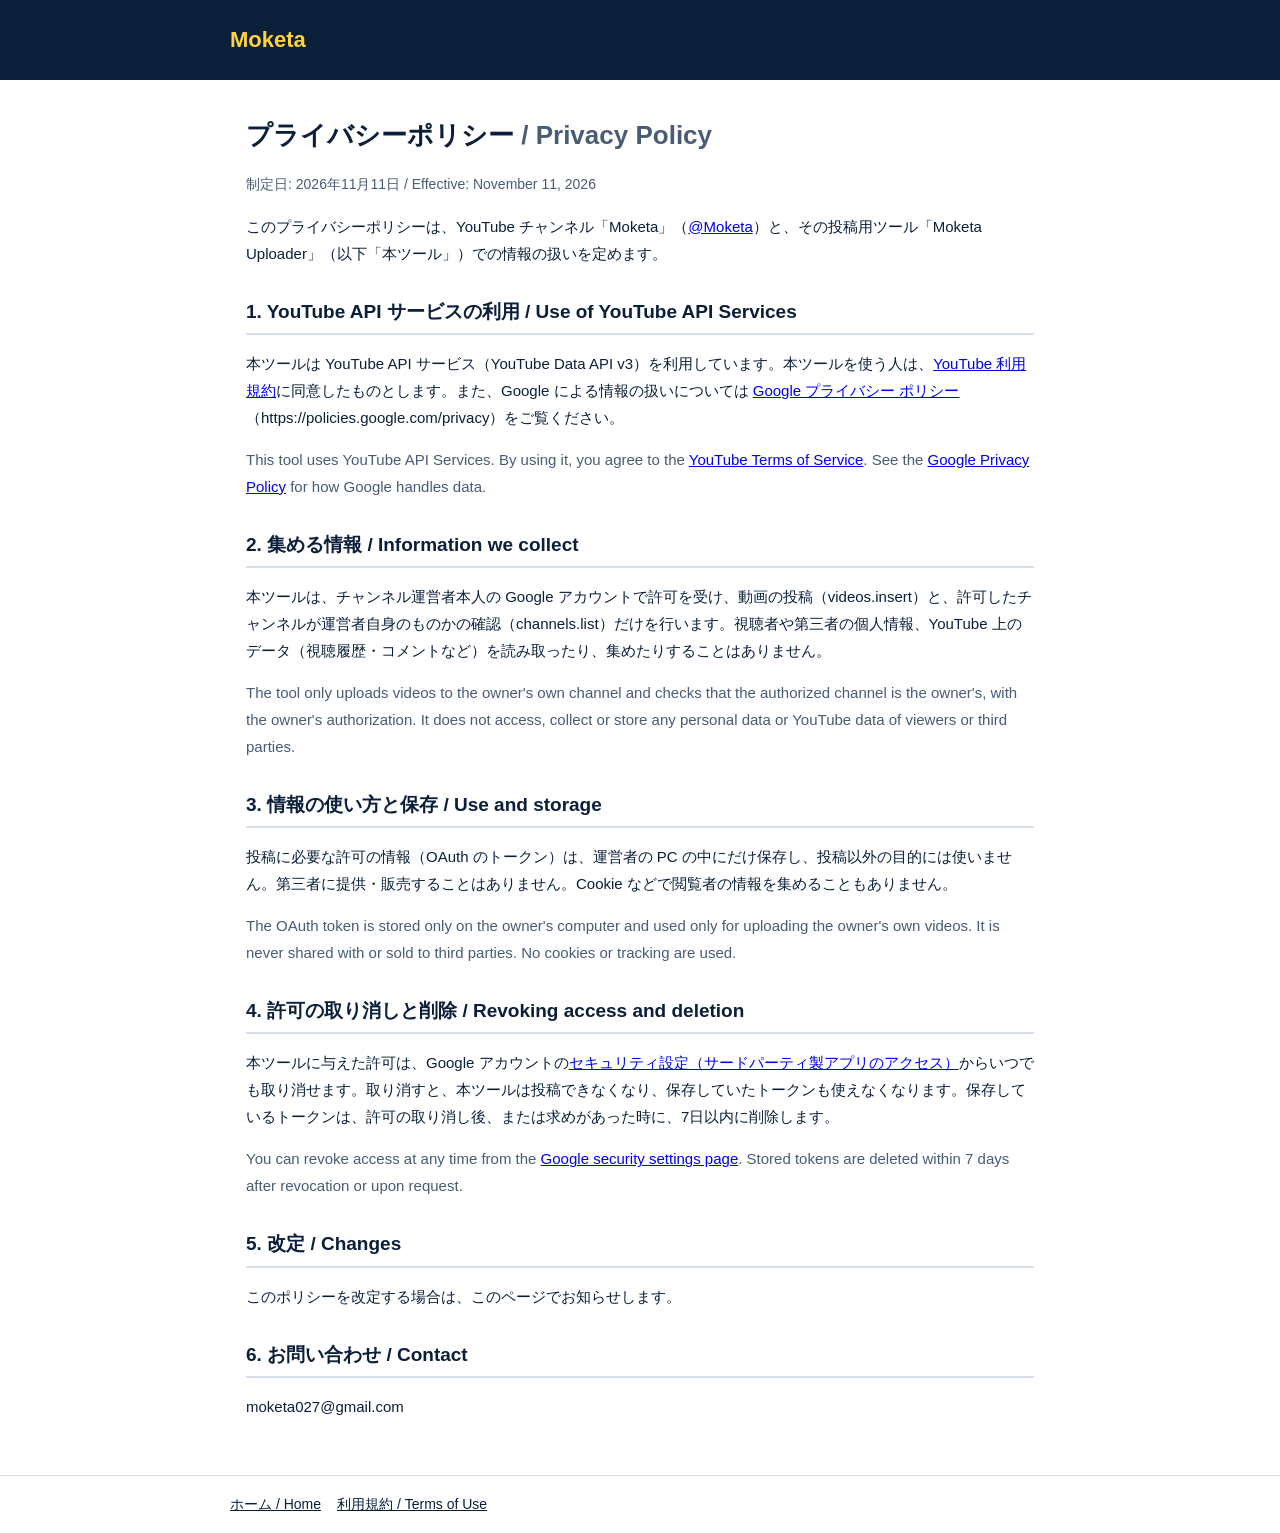
<file: moketa/privacy.html>
<!doctype html>
<html lang="ja"><head><meta charset="utf-8"><meta name="viewport" content="width=device-width,initial-scale=1">
<title>プライバシーポリシー</title><link rel="stylesheet" href="style.css"></head>
<body>
<header><div class="in brand"><a href="index.html"><b>Moketa</b></a></div></header>
<main>
<h1>プライバシーポリシー <span class="en">/ Privacy Policy</span></h1>
<p class="date">制定日: 2026年11月11日 / Effective: November 11, 2026</p>
<p>このプライバシーポリシーは、YouTube チャンネル「Moketa」（<a href="https://www.youtube.com/@Moketa">@Moketa</a>）と、その投稿用ツール「Moketa Uploader」（以下「本ツール」）での情報の扱いを定めます。</p>

<h2>1. YouTube API サービスの利用 / Use of YouTube API Services</h2>
<p>本ツールは YouTube API サービス（YouTube Data API v3）を利用しています。本ツールを使う人は、<a href="https://www.youtube.com/t/terms">YouTube 利用規約</a>に同意したものとします。また、Google による情報の扱いについては <a href="https://policies.google.com/privacy">Google プライバシー ポリシー</a>（https://policies.google.com/privacy）をご覧ください。</p>
<p class="en">This tool uses YouTube API Services. By using it, you agree to the <a href="https://www.youtube.com/t/terms">YouTube Terms of Service</a>. See the <a href="https://policies.google.com/privacy">Google Privacy Policy</a> for how Google handles data.</p>

<h2>2. 集める情報 / Information we collect</h2>
<p>本ツールは、チャンネル運営者本人の Google アカウントで許可を受け、動画の投稿（videos.insert）と、許可したチャンネルが運営者自身のものかの確認（channels.list）だけを行います。視聴者や第三者の個人情報、YouTube 上のデータ（視聴履歴・コメントなど）を読み取ったり、集めたりすることはありません。</p>
<p class="en">The tool only uploads videos to the owner's own channel and checks that the authorized channel is the owner's, with the owner's authorization. It does not access, collect or store any personal data or YouTube data of viewers or third parties.</p>

<h2>3. 情報の使い方と保存 / Use and storage</h2>
<p>投稿に必要な許可の情報（OAuth のトークン）は、運営者の PC の中にだけ保存し、投稿以外の目的には使いません。第三者に提供・販売することはありません。Cookie などで閲覧者の情報を集めることもありません。</p>
<p class="en">The OAuth token is stored only on the owner's computer and used only for uploading the owner's own videos. It is never shared with or sold to third parties. No cookies or tracking are used.</p>

<h2>4. 許可の取り消しと削除 / Revoking access and deletion</h2>
<p>本ツールに与えた許可は、Google アカウントの<a href="https://security.google.com/settings/security/permissions">セキュリティ設定（サードパーティ製アプリのアクセス）</a>からいつでも取り消せます。取り消すと、本ツールは投稿できなくなり、保存していたトークンも使えなくなります。保存しているトークンは、許可の取り消し後、または求めがあった時に、7日以内に削除します。</p>
<p class="en">You can revoke access at any time from the <a href="https://security.google.com/settings/security/permissions">Google security settings page</a>. Stored tokens are deleted within 7 days after revocation or upon request.</p>

<h2>5. 改定 / Changes</h2>
<p>このポリシーを改定する場合は、このページでお知らせします。</p>

<h2>6. お問い合わせ / Contact</h2>
<p>moketa027@gmail.com</p>
</main>
<footer><div class="in"><a href="index.html">ホーム / Home</a><a href="terms.html">利用規約 / Terms of Use</a></div></footer>
</body></html>
</file>
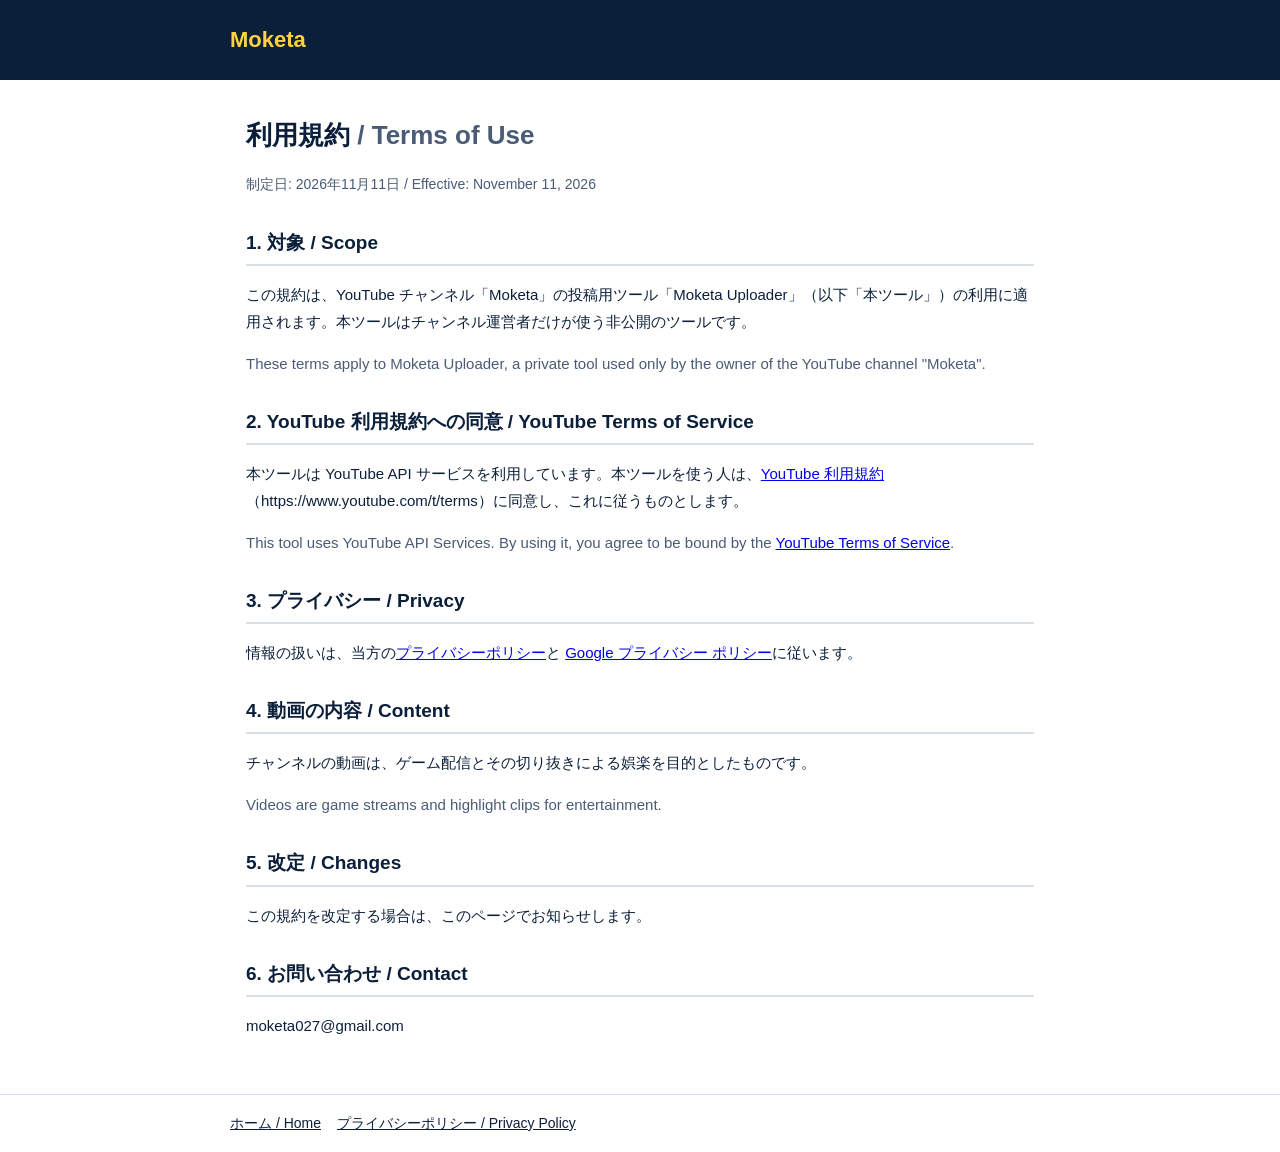
<file: moketa/terms.html>
<!doctype html>
<html lang="ja"><head><meta charset="utf-8"><meta name="viewport" content="width=device-width,initial-scale=1">
<title>利用規約</title><link rel="stylesheet" href="style.css"></head>
<body>
<header><div class="in brand"><a href="index.html"><b>Moketa</b></a></div></header>
<main>
<h1>利用規約 <span class="en">/ Terms of Use</span></h1>
<p class="date">制定日: 2026年11月11日 / Effective: November 11, 2026</p>

<h2>1. 対象 / Scope</h2>
<p>この規約は、YouTube チャンネル「Moketa」の投稿用ツール「Moketa Uploader」（以下「本ツール」）の利用に適用されます。本ツールはチャンネル運営者だけが使う非公開のツールです。</p>
<p class="en">These terms apply to Moketa Uploader, a private tool used only by the owner of the YouTube channel "Moketa".</p>

<h2>2. YouTube 利用規約への同意 / YouTube Terms of Service</h2>
<p>本ツールは YouTube API サービスを利用しています。本ツールを使う人は、<a href="https://www.youtube.com/t/terms">YouTube 利用規約</a>（https://www.youtube.com/t/terms）に同意し、これに従うものとします。</p>
<p class="en">This tool uses YouTube API Services. By using it, you agree to be bound by the <a href="https://www.youtube.com/t/terms">YouTube Terms of Service</a>.</p>

<h2>3. プライバシー / Privacy</h2>
<p>情報の扱いは、当方の<a href="privacy.html">プライバシーポリシー</a>と <a href="https://policies.google.com/privacy">Google プライバシー ポリシー</a>に従います。</p>

<h2>4. 動画の内容 / Content</h2>
<p>チャンネルの動画は、ゲーム配信とその切り抜きによる娯楽を目的としたものです。</p>
<p class="en">Videos are game streams and highlight clips for entertainment.</p>

<h2>5. 改定 / Changes</h2>
<p>この規約を改定する場合は、このページでお知らせします。</p>

<h2>6. お問い合わせ / Contact</h2>
<p>moketa027@gmail.com</p>
</main>
<footer><div class="in"><a href="index.html">ホーム / Home</a><a href="privacy.html">プライバシーポリシー / Privacy Policy</a></div></footer>
</body></html>
</file>
<file: style.css>
:root { --ink: #0b1f3a; --sub: #4a5b75; --line: #d8e0ec; --gold: #e0a800; --bg: #ffffff; }
* { box-sizing: border-box; }
body { margin: 0; background: var(--bg); color: var(--ink); font-family: "Yu Gothic", "Hiragino Sans", "Noto Sans JP", sans-serif; line-height: 1.8; }
header { background: var(--ink); color: #fff; padding: 20px 16px; }
header .in, main, footer .in { max-width: 820px; margin: 0 auto; }
header a { color: #fff; text-decoration: none; }
.brand { display: flex; align-items: center; gap: 14px; }
.brand img { width: 56px; height: 56px; border-radius: 50%; }
.brand b { font-size: 22px; color: #ffd23f; }
main { padding: 24px 16px 40px; }
h1 { font-size: 26px; margin: 8px 0 4px; }
h2 { font-size: 19px; margin: 28px 0 8px; padding-bottom: 4px; border-bottom: 2px solid var(--line); }
p, li { font-size: 15px; }
.date { color: var(--sub); font-size: 14px; }
.yt { display: inline-flex; align-items: center; gap: 8px; padding: 10px 16px; background: #ff0033; color: #fff; border-radius: 8px; text-decoration: none; font-weight: bold; }
.yt svg { width: 22px; height: 22px; }
.card { border: 1px solid var(--line); border-radius: 12px; padding: 16px 20px; margin: 16px 0; }
footer { border-top: 1px solid var(--line); padding: 16px; color: var(--sub); font-size: 14px; }
footer a { color: var(--ink); margin-right: 16px; }
.en { color: var(--sub); }
</file>
<file: ai-ganbattemasu/style.css>
:root { --ink: #0b1f3a; --sub: #4a5b75; --line: #d8e0ec; --gold: #e0a800; --bg: #ffffff; }
* { box-sizing: border-box; }
body { margin: 0; background: var(--bg); color: var(--ink); font-family: "Yu Gothic", "Hiragino Sans", "Noto Sans JP", sans-serif; line-height: 1.8; }
header { background: var(--ink); color: #fff; padding: 20px 16px; }
header .in, main, footer .in { max-width: 820px; margin: 0 auto; }
header a { color: #fff; text-decoration: none; }
.brand { display: flex; align-items: center; gap: 14px; }
.brand img { width: 56px; height: 56px; border-radius: 50%; }
.brand b { font-size: 22px; color: #ffd23f; }
main { padding: 24px 16px 40px; }
h1 { font-size: 26px; margin: 8px 0 4px; }
h2 { font-size: 19px; margin: 28px 0 8px; padding-bottom: 4px; border-bottom: 2px solid var(--line); }
p, li { font-size: 15px; }
.date { color: var(--sub); font-size: 14px; }
.yt { display: inline-flex; align-items: center; gap: 8px; padding: 10px 16px; background: #ff0033; color: #fff; border-radius: 8px; text-decoration: none; font-weight: bold; }
.yt svg { width: 22px; height: 22px; }
.card { border: 1px solid var(--line); border-radius: 12px; padding: 16px 20px; margin: 16px 0; }
footer { border-top: 1px solid var(--line); padding: 16px; color: var(--sub); font-size: 14px; }
footer a { color: var(--ink); margin-right: 16px; }
.en { color: var(--sub); }
</file>
<file: haraisugi/style.css>
:root { --ink: #0b1f3a; --sub: #4a5b75; --line: #d8e0ec; --gold: #e0a800; --bg: #ffffff; }
* { box-sizing: border-box; }
body { margin: 0; background: var(--bg); color: var(--ink); font-family: "Yu Gothic", "Hiragino Sans", "Noto Sans JP", sans-serif; line-height: 1.8; }
header { background: var(--ink); color: #fff; padding: 20px 16px; }
header .in, main, footer .in { max-width: 820px; margin: 0 auto; }
header a { color: #fff; text-decoration: none; }
.brand { display: flex; align-items: center; gap: 14px; }
.brand img { width: 56px; height: 56px; border-radius: 50%; }
.brand b { font-size: 22px; color: #ffd23f; }
main { padding: 24px 16px 40px; }
h1 { font-size: 26px; margin: 8px 0 4px; }
h2 { font-size: 19px; margin: 28px 0 8px; padding-bottom: 4px; border-bottom: 2px solid var(--line); }
p, li { font-size: 15px; }
.date { color: var(--sub); font-size: 14px; }
.yt { display: inline-flex; align-items: center; gap: 8px; padding: 10px 16px; background: #ff0033; color: #fff; border-radius: 8px; text-decoration: none; font-weight: bold; }
.yt svg { width: 22px; height: 22px; }
.card { border: 1px solid var(--line); border-radius: 12px; padding: 16px 20px; margin: 16px 0; }
footer { border-top: 1px solid var(--line); padding: 16px; color: var(--sub); font-size: 14px; }
footer a { color: var(--ink); margin-right: 16px; }
.en { color: var(--sub); }
</file>
<file: kabunowake/style.css>
:root { --ink: #11141a; --sub: #707884; --line: #dee2e8; --gold: #00a4e4; --bg: #f6f7f9; }
* { box-sizing: border-box; }
body { margin: 0; background: var(--bg); color: var(--ink); font-family: "Noto Sans JP", "Hiragino Sans", "Yu Gothic", sans-serif; line-height: 1.8; }
header { background: var(--ink); color: #fff; padding: 20px 16px; }
header .in, main, footer .in { max-width: 820px; margin: 0 auto; }
header a { color: #fff; text-decoration: none; }
.brand { display: flex; align-items: center; gap: 14px; }
.brand img { width: 56px; height: 56px; border-radius: 50%; }
.brand b { font-size: 22px; color: #00a4e4; }
main { padding: 24px 16px 40px; }
h1 { font-size: 26px; margin: 8px 0 4px; }
h2 { font-size: 19px; margin: 28px 0 8px; padding-bottom: 4px; border-bottom: 2px solid var(--line); }
p, li { font-size: 15px; }
.date { color: var(--sub); font-size: 14px; }
.yt { display: inline-flex; align-items: center; gap: 8px; padding: 10px 16px; background: #ff0033; color: #fff; border-radius: 8px; text-decoration: none; font-weight: bold; }
.yt svg { width: 22px; height: 22px; }
.card { border: 1px solid var(--line); border-radius: 12px; padding: 16px 20px; margin: 16px 0; }
footer { border-top: 1px solid var(--line); padding: 16px; color: var(--sub); font-size: 14px; }
footer a { color: var(--ink); margin-right: 16px; }
.en { color: var(--sub); }
</file>
<file: moketa/style.css>
:root { --ink: #0b1f3a; --sub: #4a5b75; --line: #d8e0ec; --gold: #e0a800; --bg: #ffffff; }
* { box-sizing: border-box; }
body { margin: 0; background: var(--bg); color: var(--ink); font-family: "Yu Gothic", "Hiragino Sans", "Noto Sans JP", sans-serif; line-height: 1.8; }
header { background: var(--ink); color: #fff; padding: 20px 16px; }
header .in, main, footer .in { max-width: 820px; margin: 0 auto; }
header a { color: #fff; text-decoration: none; }
.brand { display: flex; align-items: center; gap: 14px; }
.brand img { width: 56px; height: 56px; border-radius: 50%; }
.brand b { font-size: 22px; color: #ffd23f; }
main { padding: 24px 16px 40px; }
h1 { font-size: 26px; margin: 8px 0 4px; }
h2 { font-size: 19px; margin: 28px 0 8px; padding-bottom: 4px; border-bottom: 2px solid var(--line); }
p, li { font-size: 15px; }
.date { color: var(--sub); font-size: 14px; }
.yt { display: inline-flex; align-items: center; gap: 8px; padding: 10px 16px; background: #ff0033; color: #fff; border-radius: 8px; text-decoration: none; font-weight: bold; }
.yt svg { width: 22px; height: 22px; }
.card { border: 1px solid var(--line); border-radius: 12px; padding: 16px 20px; margin: 16px 0; }
footer { border-top: 1px solid var(--line); padding: 16px; color: var(--sub); font-size: 14px; }
footer a { color: var(--ink); margin-right: 16px; }
.en { color: var(--sub); }
</file>
